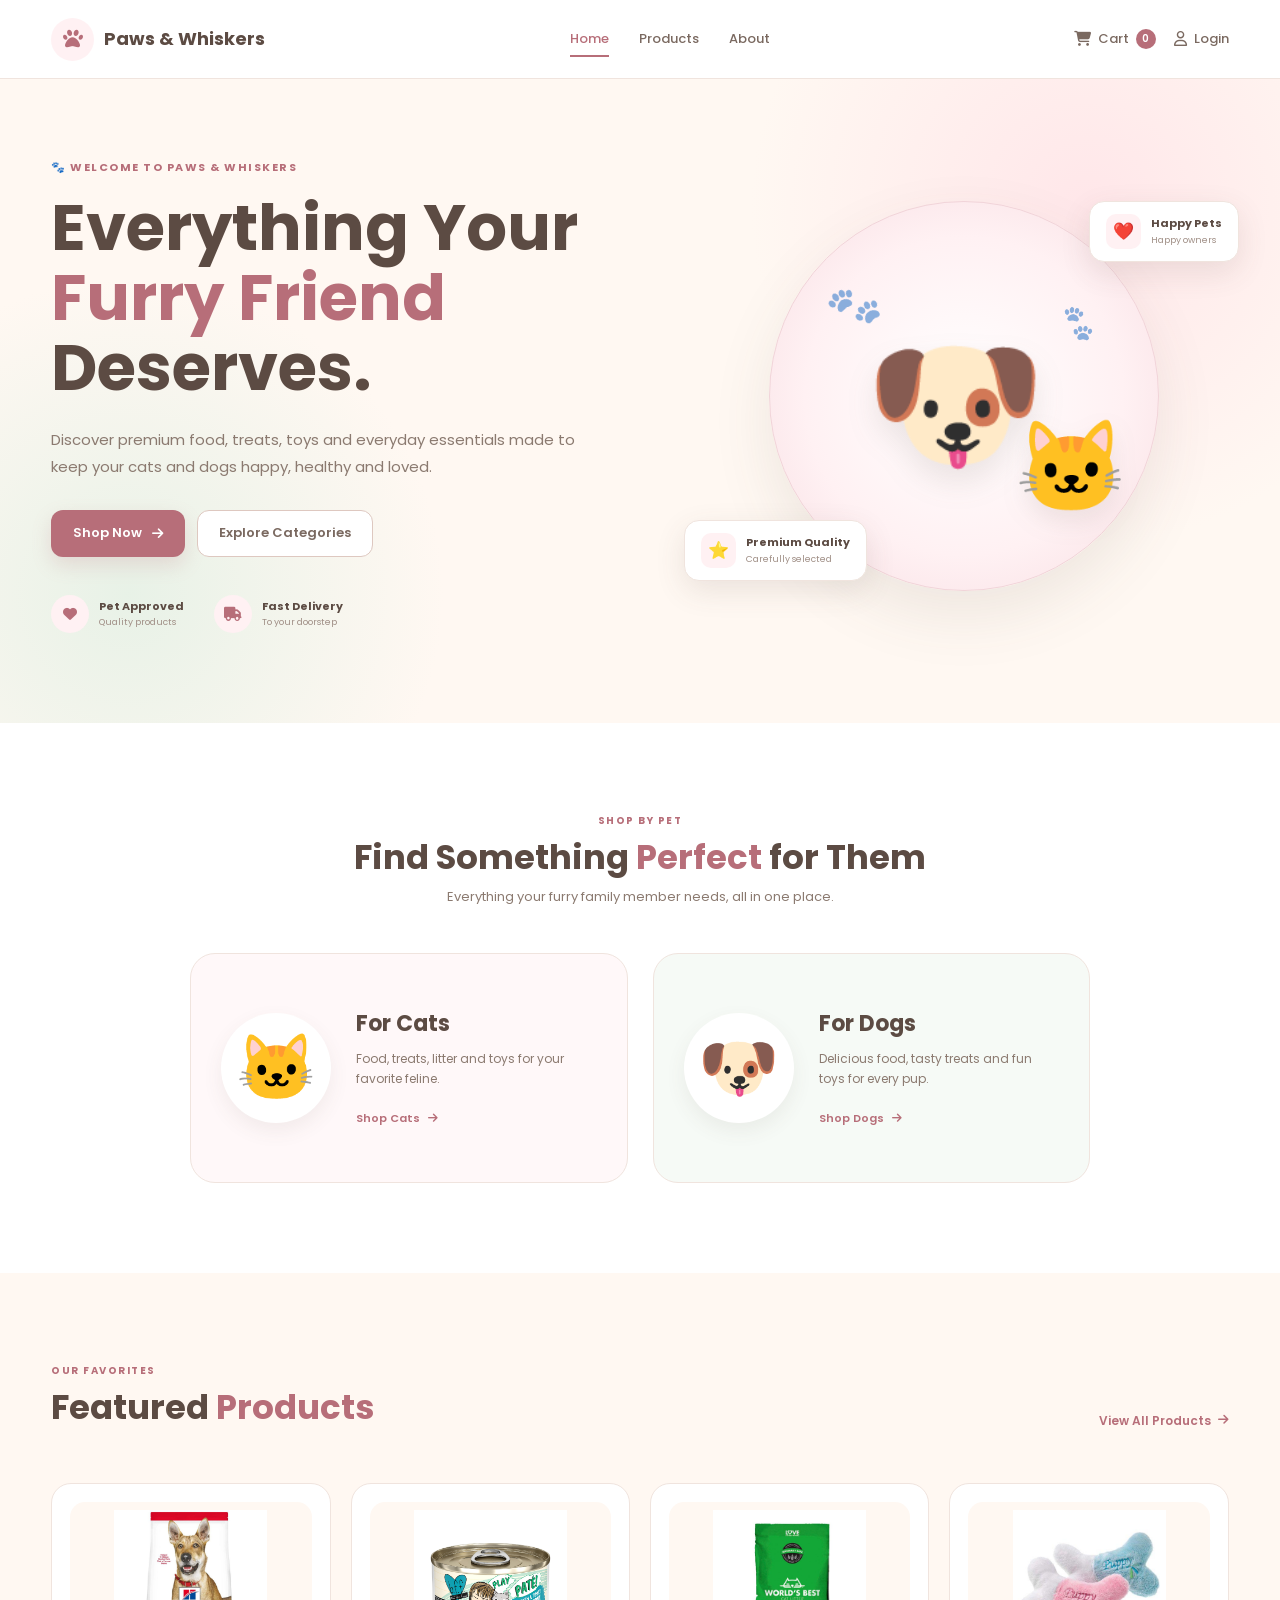
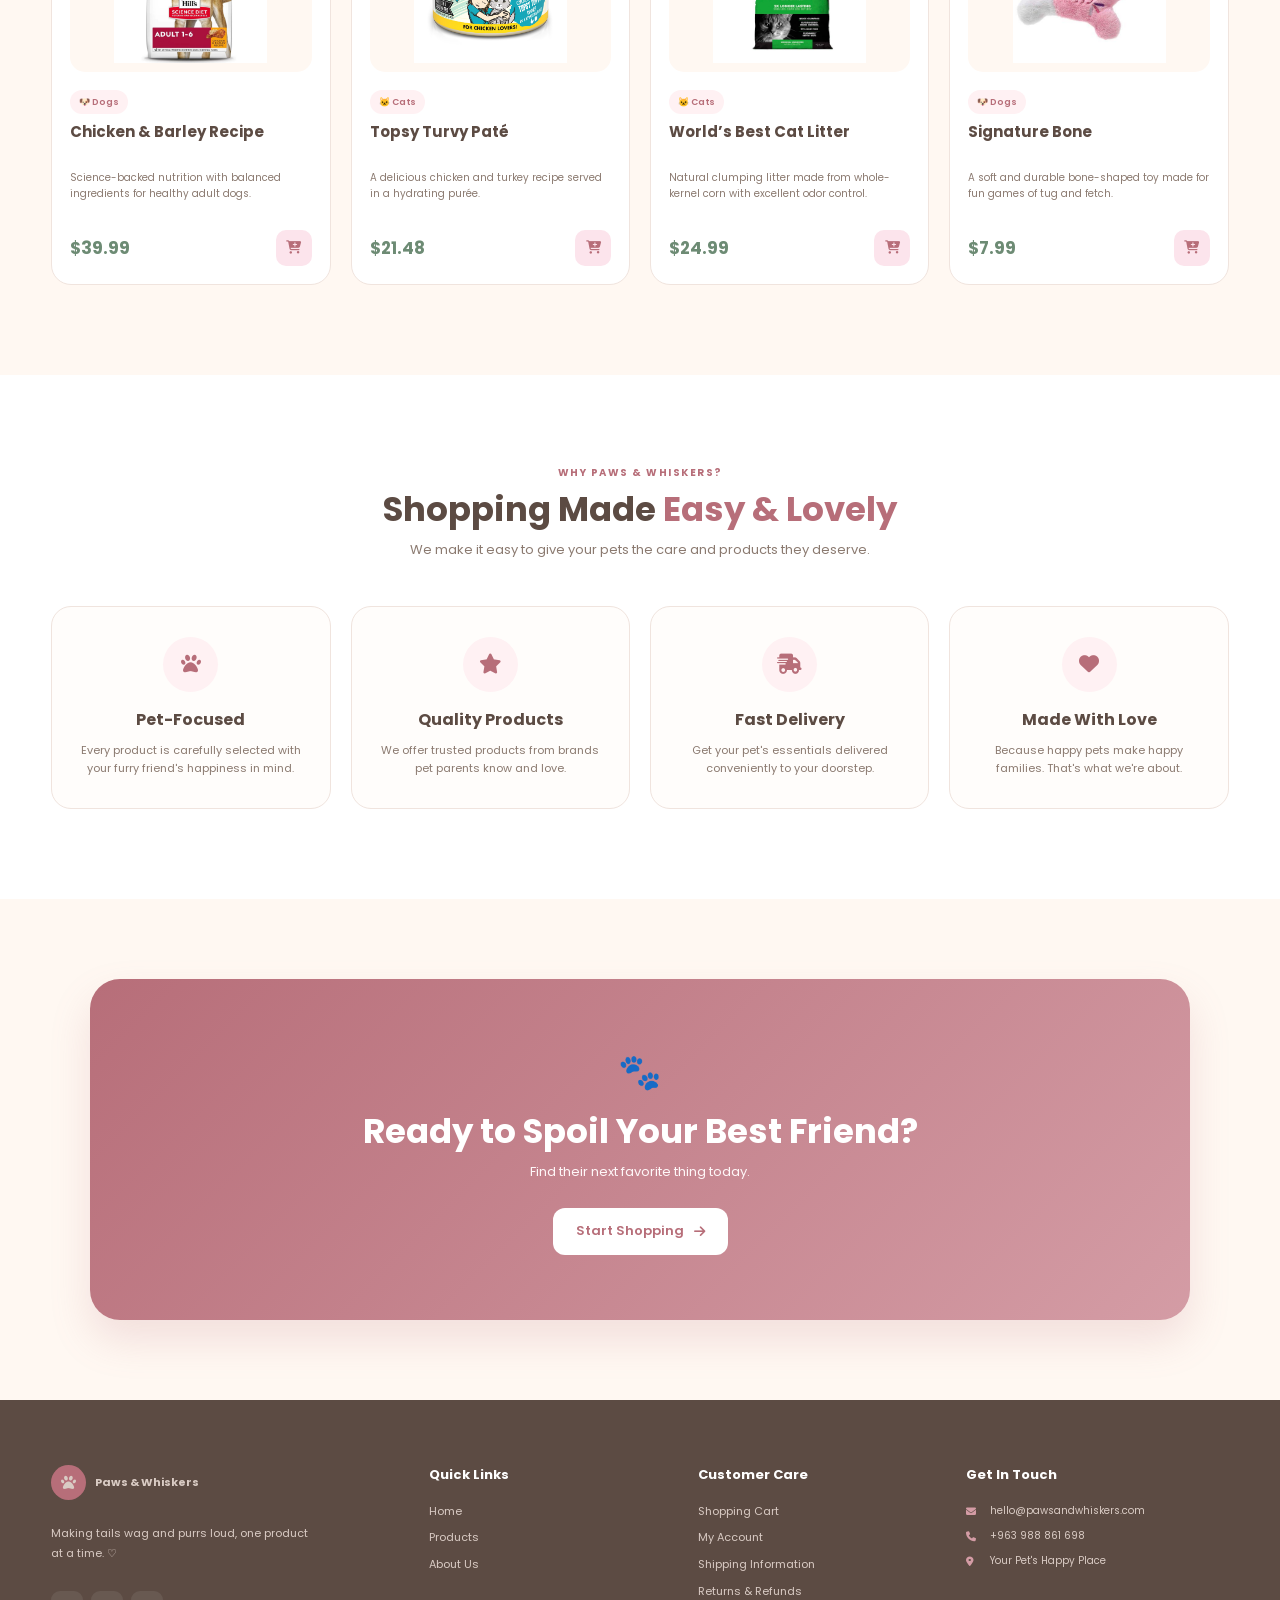
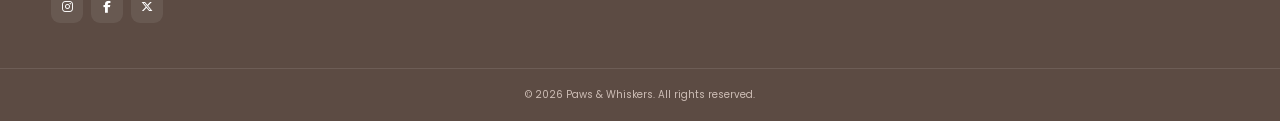
<file: index.html>
<!DOCTYPE html>
<html lang="en">

<head>

    <meta charset="UTF-8">

    <meta name="viewport" content="width=device-width, initial-scale=1.0">

    <link href="https://fonts.googleapis.com/css2?family=Poppins:wght@300;400;500;600;700&display=swap" rel="stylesheet">

    <link rel="stylesheet" href="https://cdnjs.cloudflare.com/ajax/libs/font-awesome/6.4.2/css/all.min.css">

    <link rel="stylesheet" href="CSS/style.css">

    <title>Paws & Whiskers - Pet Store</title>

</head>


<body>

    <header class="navbar">

        <div class="nav-container">

            <a href="index.html" class="logo">

                <span class="logo-icon">
                    <i class="fa-solid fa-paw"></i>
                </span>

                <span class="logo-text">
                    Paws & Whiskers
                </span>

            </a>

            <nav class="nav-links" id="navLinks">

                <a href="index.html" class="nav-link active">
                    Home
                </a>

                <a href="products.html" class="nav-link">
                    Products
                </a>

                <a href="about.html" class="nav-link">
                    About
                </a>

            </nav>

            <div class="nav-actions">

                <a href="cart.html" class="cart-link">

                    <i class="fa-solid fa-cart-shopping"></i>

                    <span>
                        Cart
                    </span>

                    <span
                        class="cart-count"
                        id="cartCount"
                    >
                        0
                    </span>

                </a>

                <a href="login.html" class="login-link">

                    <i class="fa-regular fa-user"></i>

                    <span id="loginText">
                        Login
                    </span>

                </a>

                <button
                    class="menu-button"
                    id="menuButton"
                    type="button"
                    aria-label="Open menu"
                >

                    <i class="fa-solid fa-bars"></i>

                </button>

            </div>

        </div>

    </header>


    <main>

        <section class="hero">

            <div class="hero-container">

                <div class="hero-content">

                    <p class="hero-small-title">
                        🐾 WELCOME TO PAWS & WHISKERS
                    </p>

                    <h1>
                        Everything Your
                        <span>Furry Friend</span>
                        Deserves.
                    </h1>

                    <p class="hero-description">
                        Discover premium food, treats, toys and
                        everyday essentials made to keep your cats
                        and dogs happy, healthy and loved.
                    </p>


                    <div class="hero-buttons">

                        <a
                            href="products.html"
                            class="primary-button"
                        >
                            Shop Now
                            <i class="fa-solid fa-arrow-right"></i>
                        </a>

                        <a
                            href="#categories"
                            class="secondary-button"
                        >
                            Explore Categories
                        </a>

                    </div>

                    <div class="hero-benefits">

                        <div class="hero-benefit">

                            <i class="fa-solid fa-heart"></i>

                            <div>
                                <strong>
                                    Pet Approved
                                </strong>

                                <span>
                                    Quality products
                                </span>
                            </div>

                        </div>


                        <div class="hero-benefit">

                            <i class="fa-solid fa-truck"></i>

                            <div>
                                <strong>
                                    Fast Delivery
                                </strong>

                                <span>
                                    To your doorstep
                                </span>
                            </div>

                        </div>

                    </div>

                </div>

                <div class="hero-visual">

                    <div class="hero-circle">

                        <div class="hero-paw paw-one">
                            🐾
                        </div>

                        <div class="hero-paw paw-two">
                            🐾
                        </div>

                        <div class="hero-pet">
                            🐶
                        </div>

                        <div class="hero-cat">
                            🐱
                        </div>

                    </div>

                    <div class="floating-card floating-card-top">

                        <span class="floating-icon">
                            ❤️
                        </span>

                        <div>
                            <strong>
                                Happy Pets
                            </strong>

                            <small>
                                Happy owners
                            </small>
                        </div>

                    </div>


                    <div class="floating-card floating-card-bottom">

                        <span class="floating-icon">
                            ⭐
                        </span>

                        <div>
                            <strong>
                                Premium Quality
                            </strong>

                            <small>
                                Carefully selected
                            </small>
                        </div>

                    </div>

                </div>

            </div>

        </section>

        <section class="categories-section" id="categories">

            <div class="section-container">


                <div class="section-heading">

                    <p class="section-label">
                        SHOP BY PET
                    </p>

                    <h2>
                        Find Something
                        <span>Perfect</span>
                        for Them
                    </h2>

                    <p>
                        Everything your furry family member
                        needs, all in one place.
                    </p>

                </div>


                <div class="category-grid">

                    <a href="products.html?pet=Cats" class="category-card cat-card">

                        <div class="category-icon">
                            🐱
                        </div>

                        <div class="category-content">

                            <h3>
                                For Cats
                            </h3>

                            <p>
                                Food, treats, litter and toys
                                for your favorite feline.
                            </p>

                            <span>
                                Shop Cats
                                <i class="fa-solid fa-arrow-right"></i>
                            </span>

                        </div>

                    </a>

                    <a href="products.html?pet=Dogs" class="category-card dog-card">

                        <div class="category-icon">
                            🐶
                        </div>

                        <div class="category-content">

                            <h3>
                                For Dogs
                            </h3>

                            <p>
                                Delicious food, tasty treats
                                and fun toys for every pup.
                            </p>

                            <span>
                                Shop Dogs
                                <i class="fa-solid fa-arrow-right"></i>
                            </span>

                        </div>

                    </a>

                </div>

            </div>

        </section>


        <section class="featured-section">

            <div class="section-container">


                <div class="section-heading featured-heading">

                    <div>

                        <p class="section-label">
                            OUR FAVORITES
                        </p>

                        <h2>
                            Featured
                            <span>Products</span>
                        </h2>

                    </div>

                    <a href="products.html" class="view-all-link">
                        View All Products
                        <i class="fa-solid fa-arrow-right"></i>
                    </a>

                </div>

                <div class="featured-products" id="featuredProducts">

                </div>

            </div>

        </section>


        <section class="why-section">

            <div class="section-container">


                <div class="section-heading">

                    <p class="section-label">
                        WHY PAWS & WHISKERS?
                    </p>

                    <h2>
                        Shopping Made
                        <span>Easy & Lovely</span>
                    </h2>

                    <p>
                        We make it easy to give your pets
                        the care and products they deserve.
                    </p>

                </div>


                <div class="benefits-grid">

                    <div class="benefit-card">

                        <div class="benefit-icon">
                            <i class="fa-solid fa-paw"></i>
                        </div>

                        <h3>
                            Pet-Focused
                        </h3>

                        <p>
                            Every product is carefully selected
                            with your furry friend's happiness
                            in mind.
                        </p>

                    </div>


                    <div class="benefit-card">

                        <div class="benefit-icon">
                            <i class="fa-solid fa-star"></i>
                        </div>

                        <h3>
                            Quality Products
                        </h3>

                        <p>
                            We offer trusted products from
                            brands pet parents know and love.
                        </p>

                    </div>


                    <div class="benefit-card">

                        <div class="benefit-icon">
                            <i class="fa-solid fa-truck-fast"></i>
                        </div>

                        <h3>
                            Fast Delivery
                        </h3>

                        <p>
                            Get your pet's essentials delivered
                            conveniently to your doorstep.
                        </p>

                    </div>


                    <div class="benefit-card">

                        <div class="benefit-icon">
                            <i class="fa-solid fa-heart"></i>
                        </div>

                        <h3>
                            Made With Love
                        </h3>

                        <p>
                            Because happy pets make happy
                            families. That's what we're about.
                        </p>

                    </div>

                </div>

            </div>

        </section>


        <section class="cta-section">

            <div class="cta-container">

                <div class="cta-content">

                    <span class="cta-paw">
                        🐾
                    </span>

                    <h2>
                        Ready to Spoil
                        Your Best Friend?
                    </h2>

                    <p>
                        Find their next favorite thing today.
                    </p>

                    <a href="products.html" class="cta-button">
                        Start Shopping
                        <i class="fa-solid fa-arrow-right"></i>
                    </a>

                </div>

            </div>

        </section>

    </main>

    <footer class="footer">

        <div class="footer-container">

            <div class="footer-column footer-about">

                <a href="index.html" class="footer-logo">

                    <span>
                        <i class="fa-solid fa-paw"></i>
                    </span>

                    Paws & Whiskers

                </a>

                <p>
                    Making tails wag and purrs loud,
                    one product at a time. ♡
                </p>


                <div class="social-links">

                    <a href="#" aria-label="Instagram">
                        <i class="fa-brands fa-instagram"></i>
                    </a>

                    <a href="#" aria-label="Facebook">
                        <i class="fa-brands fa-facebook-f"></i>
                    </a>

                    <a href="#" aria-label="Twitter">
                        <i class="fa-brands fa-x-twitter"></i>
                    </a>

                </div>

            </div>

            <div class="footer-column">

                <h3>
                    Quick Links
                </h3>

                <a href="index.html">
                    Home
                </a>

                <a href="products.html">
                    Products
                </a>

                <a href="about.html">
                    About Us
                </a>

            </div>

            <div class="footer-column">

                <h3>
                    Customer Care
                </h3>

                <a href="cart.html">
                    Shopping Cart
                </a>

                <a href="login.html">
                    My Account
                </a>

                <a href="#">
                    Shipping Information
                </a>

                <a href="#">
                    Returns & Refunds
                </a>

            </div>

            <div class="footer-column">

                <h3>
                    Get In Touch
                </h3>

                <p class="footer-contact">
                    <i class="fa-solid fa-envelope"></i>
                    hello@pawsandwhiskers.com
                </p>

                <p class="footer-contact">
                    <i class="fa-solid fa-phone"></i>
                    +963 988 861 698
                </p>

                <p class="footer-contact">
                    <i class="fa-solid fa-location-dot"></i>
                    Your Pet's Happy Place
                </p>

            </div>

        </div>


        <div class="footer-bottom">

            <p>
                © 2026 Paws & Whiskers.
                All rights reserved.
            </p>

        </div>

    </footer>

    <script src="JS/main.js"></script>

</body>

</html>
</file>
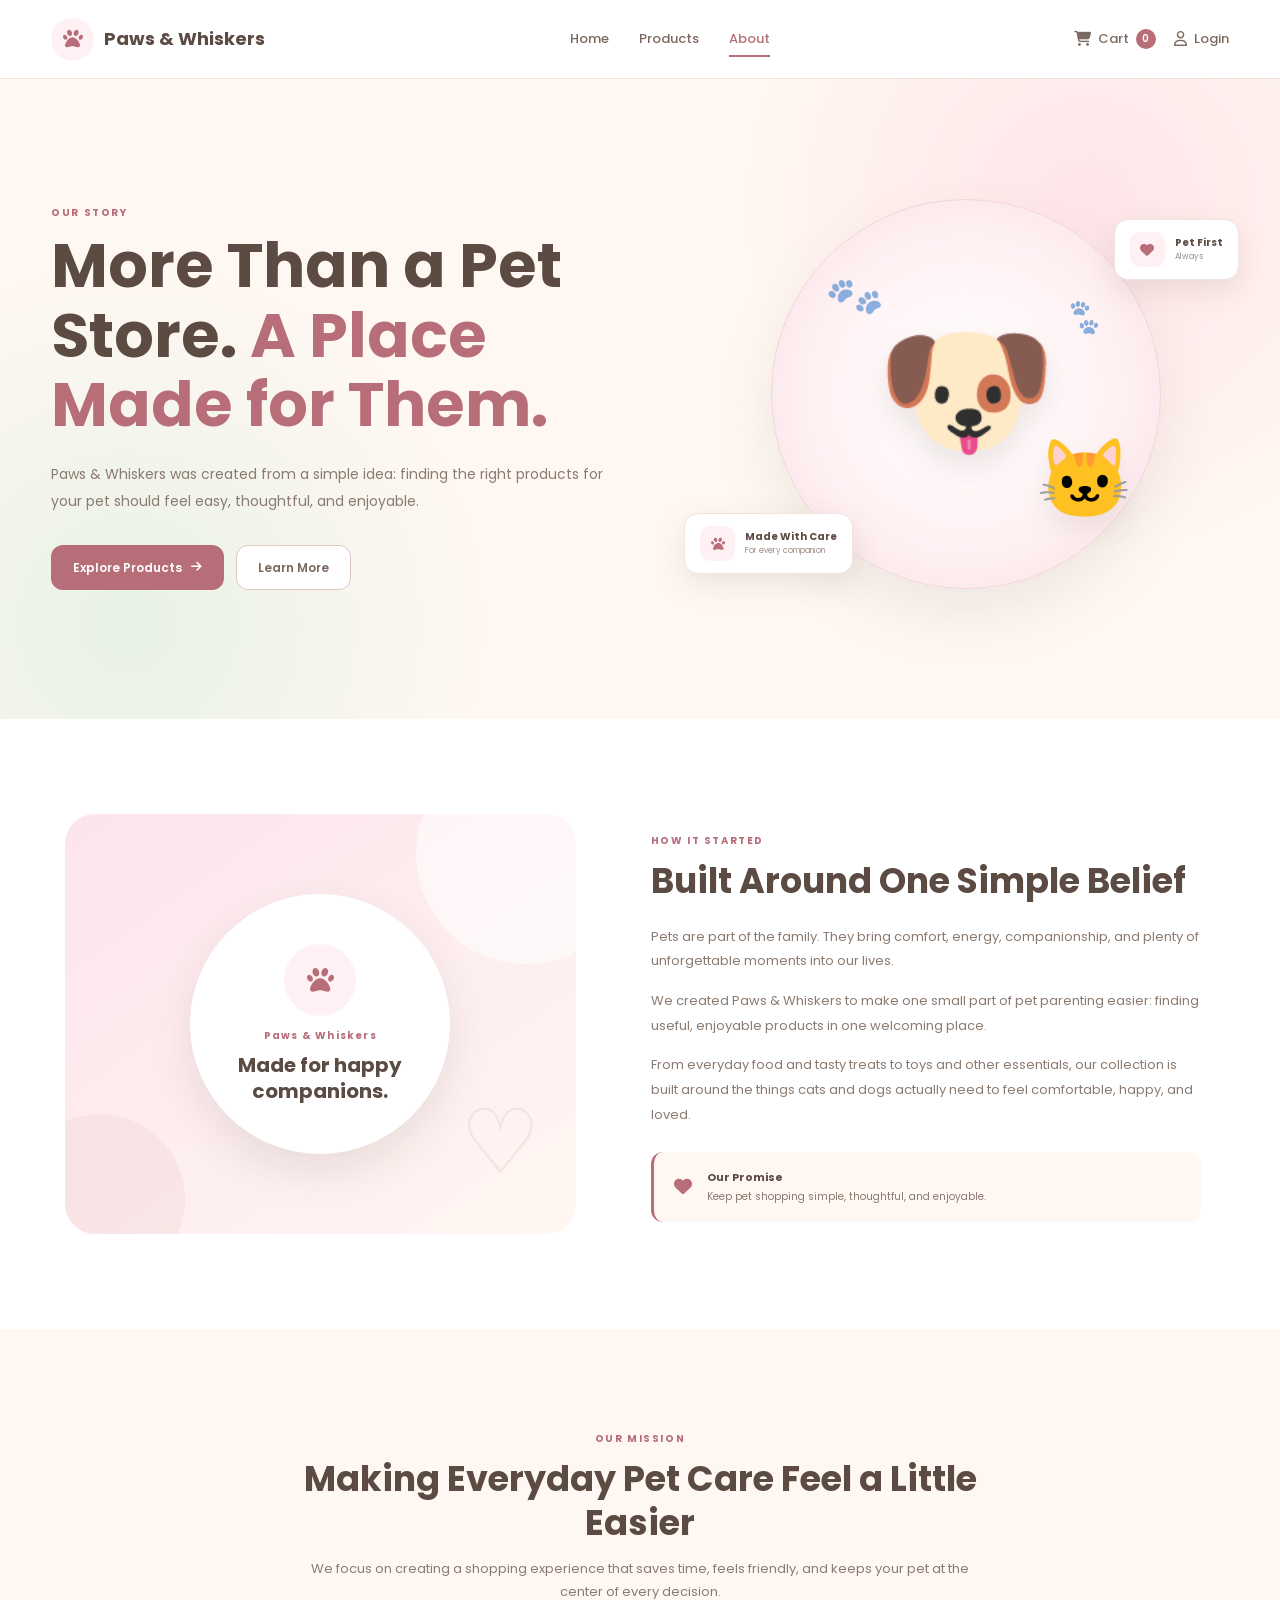
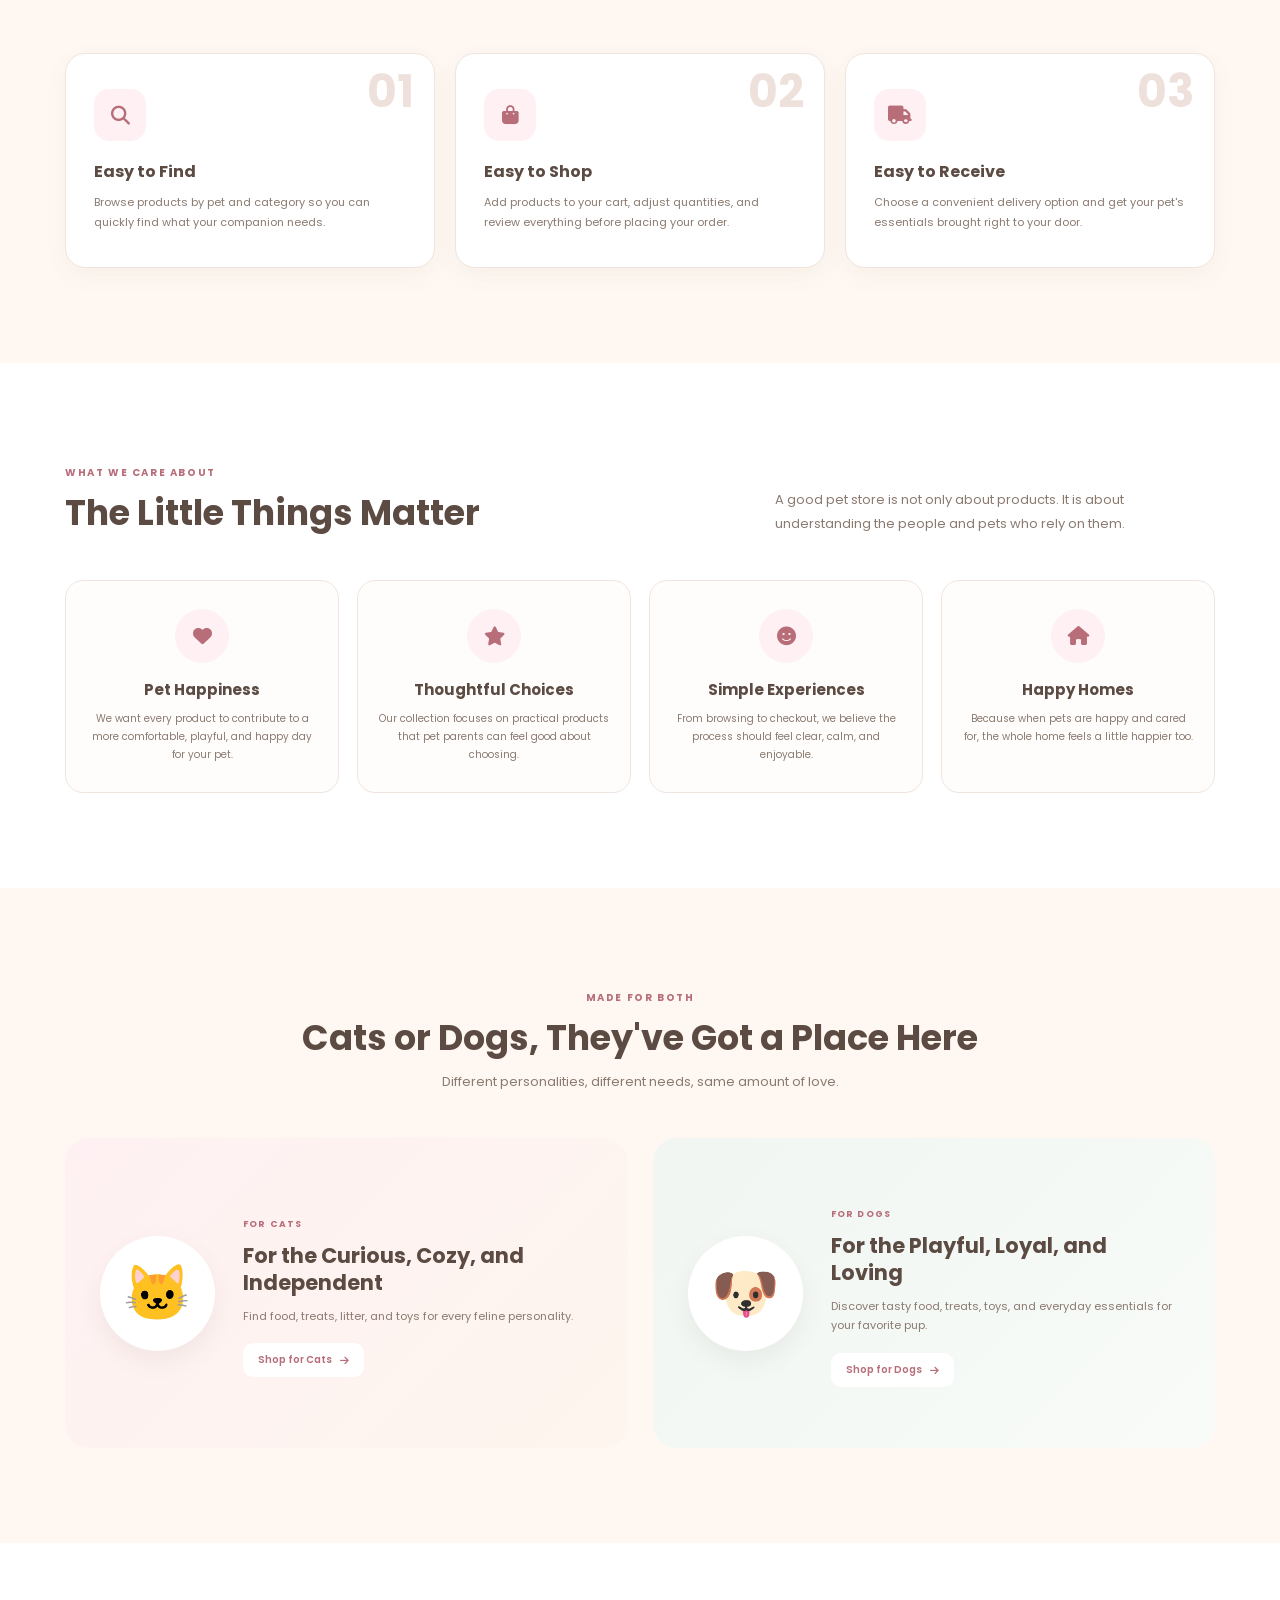
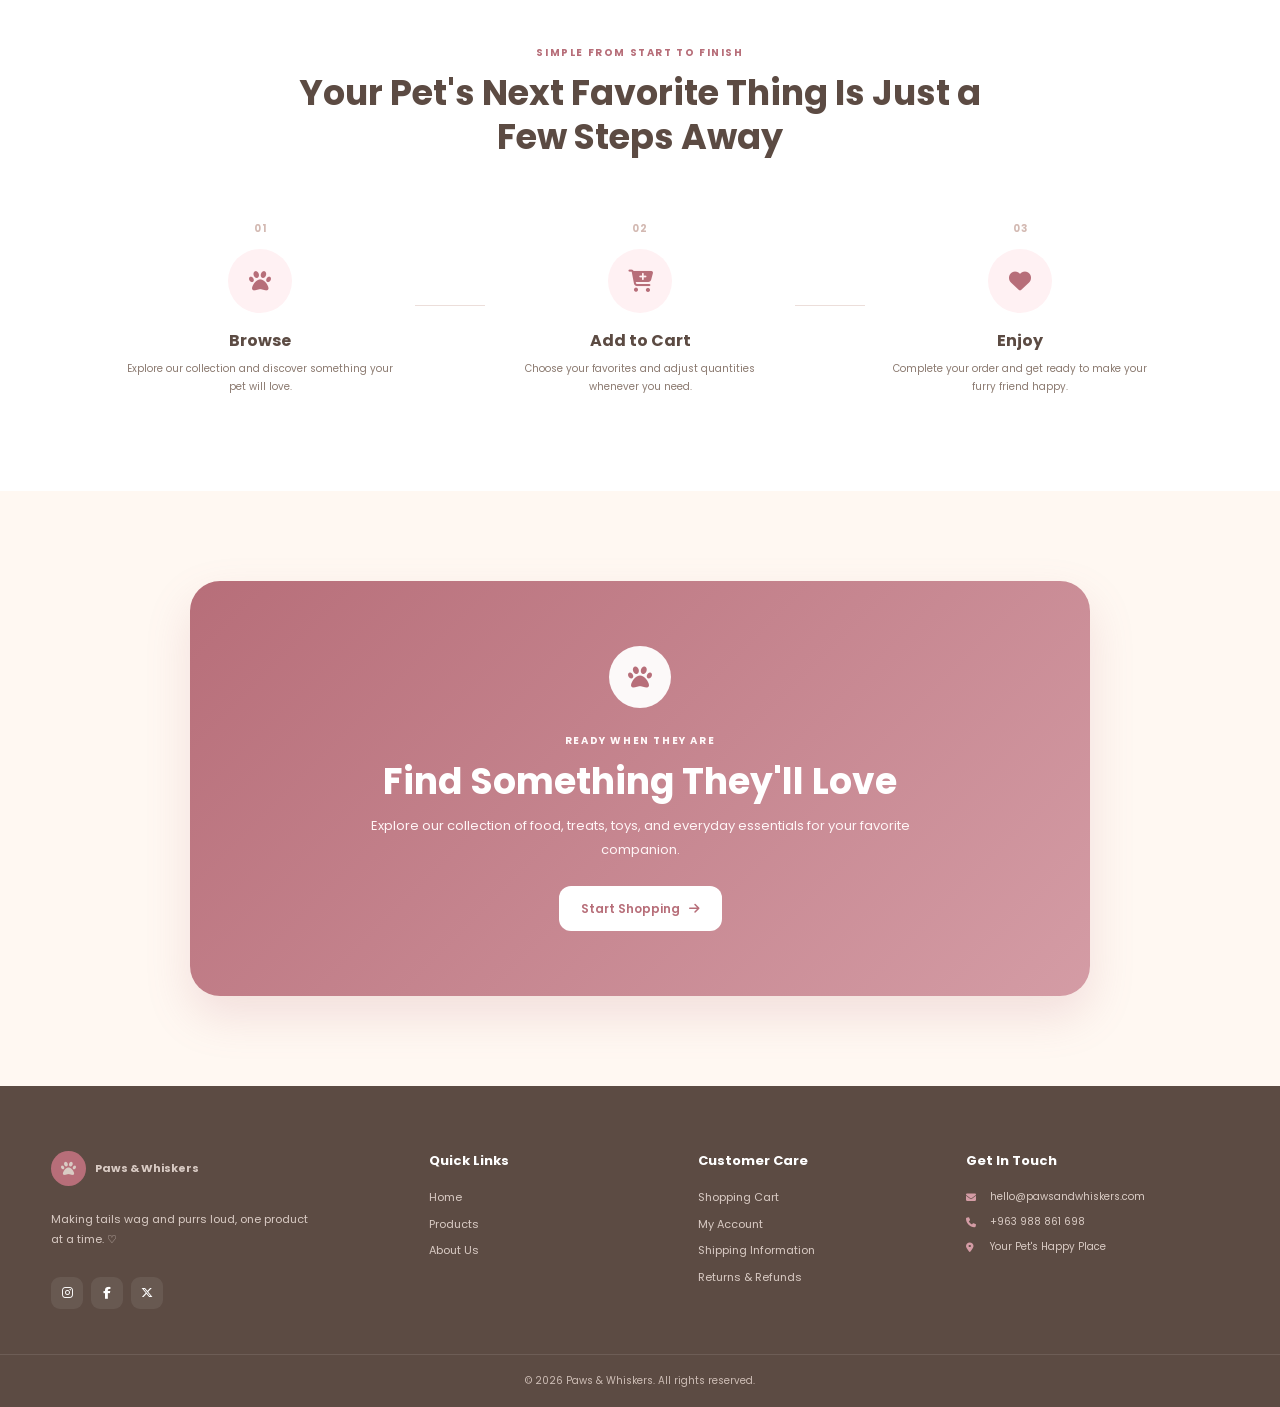
<file: about.html>
<!DOCTYPE html>

<html lang="en">

<head>

    <meta charset="UTF-8">

    <meta name="viewport" content="width=device-width, initial-scale=1.0">

    <title>About Us | Paws & Whiskers</title>

    <link rel="preconnect" href="https://fonts.googleapis.com">

    <link rel="preconnect" href="https://fonts.gstatic.com" crossorigin>

    <link href="https://fonts.googleapis.com/css2?family=Poppins:wght@300;400;500;600;700&display=swap" rel="stylesheet">

    <link rel="stylesheet" href="https://cdnjs.cloudflare.com/ajax/libs/font-awesome/6.4.2/css/all.min.css">

    <link rel="stylesheet" href="CSS/style.css">
    <link rel="stylesheet" href="CSS/about.css">

</head>


<body>

<header class="navbar">

    <div class="nav-container">

        <a href="index.html" class="logo">

            <span class="logo-icon">
                <i class="fa-solid fa-paw"></i>
            </span>

            <span class="logo-text">
                Paws & Whiskers
            </span>

        </a>

        <nav class="nav-links" id="navLinks">

            <a
                href="index.html"
                class="nav-link"
            >
                Home
            </a>

            <a
                href="products.html"
                class="nav-link"
            >
                Products
            </a>

            <a
                href="about.html"
                class="nav-link active"
            >
                About
            </a>

        </nav>

        <div class="nav-actions">

            <a
                href="cart.html"
                class="cart-link"
            >

                <i class="fa-solid fa-cart-shopping"></i>

                <span>
                    Cart
                </span>

                <span
                    class="cart-count"
                    id="cartCount"
                >
                    0
                </span>

            </a>

            <a
                href="login.html"
                class="login-link"
            >

                <i class="fa-regular fa-user"></i>

                <span id="loginText">
                    Login
                </span>

            </a>

            <button
                class="menu-button"
                id="menuButton"
                type="button"
                aria-label="Open menu"
            >

                <i class="fa-solid fa-bars"></i>

            </button>

        </div>

    </div>

</header>


<main>

    <section class="about-hero">

        <div class="about-hero-container">

            <div class="about-hero-content">

                <span class="about-label">
                    OUR STORY
                </span>

                <h1>
                    More Than a Pet Store.
                    <span>A Place Made for Them.</span>
                </h1>

                <p>
                    Paws & Whiskers was created from a simple
                    idea: finding the right products for your
                    pet should feel easy, thoughtful, and enjoyable.
                </p>

                <div class="about-hero-buttons">

                    <a
                        href="products.html"
                        class="about-primary-button"
                    >
                        Explore Products
                        <i class="fa-solid fa-arrow-right"></i>
                    </a>

                    <a
                        href="#our-story"
                        class="about-secondary-button"
                    >
                        Learn More
                    </a>

                </div>

            </div>

            <div class="about-hero-visual">

                <div class="hero-pet-circle">

                    <div class="hero-paw-decoration hero-paw-one">
                        🐾
                    </div>

                    <div class="hero-paw-decoration hero-paw-two">
                        🐾
                    </div>

                    <div class="hero-dog">
                        🐶
                    </div>

                    <div class="hero-cat">
                        🐱
                    </div>

                </div>

                <div class="hero-note hero-note-one">

                    <i class="fa-solid fa-heart"></i>

                    <div>
                        <strong>
                            Pet First
                        </strong>

                        <span>
                            Always
                        </span>
                    </div>

                </div>

                <div class="hero-note hero-note-two">

                    <i class="fa-solid fa-paw"></i>

                    <div>
                        <strong>
                            Made With Care
                        </strong>

                        <span>
                            For every companion
                        </span>
                    </div>

                </div>

            </div>

        </div>

    </section>


    <section class="story-section" id="our-story">

        <div class="about-container story-grid">

            <div class="story-visual">

                <div class="story-card-main">

                    <span class="story-card-icon">
                        <i class="fa-solid fa-paw"></i>
                    </span>

                    <span class="story-card-small">
                        Paws & Whiskers
                    </span>

                    <strong>
                        Made for
                        happy companions.
                    </strong>

                </div>

                <div class="story-decoration">
                    ♡
                </div>

            </div>

            <div class="story-content">

                <span class="about-label">
                    HOW IT STARTED
                </span>

                <h2>
                    Built Around One Simple Belief
                </h2>

                <p>
                    Pets are part of the family. They bring
                    comfort, energy, companionship, and plenty
                    of unforgettable moments into our lives.
                </p>

                <p>
                    We created Paws & Whiskers to make one small
                    part of pet parenting easier: finding useful,
                    enjoyable products in one welcoming place.
                </p>

                <p>
                    From everyday food and tasty treats to toys
                    and other essentials, our collection is built
                    around the things cats and dogs actually need
                    to feel comfortable, happy, and loved.
                </p>

                <div class="story-highlight">

                    <i class="fa-solid fa-heart"></i>

                    <div>

                        <strong>
                            Our Promise
                        </strong>

                        <p>
                            Keep pet shopping simple,
                            thoughtful, and enjoyable.
                        </p>

                    </div>

                </div>

            </div>

        </div>

    </section>


    <section class="mission-section">

        <div class="about-container">

            <div class="mission-header">

                <span class="about-label">
                    OUR MISSION
                </span>

                <h2>
                    Making Everyday Pet Care
                    Feel a Little Easier
                </h2>

                <p>
                    We focus on creating a shopping experience
                    that saves time, feels friendly, and keeps
                    your pet at the center of every decision.
                </p>

            </div>

            <div class="mission-grid">

                <div class="mission-card">

                    <div class="mission-number">
                        01
                    </div>

                    <div class="mission-icon">
                        <i class="fa-solid fa-magnifying-glass"></i>
                    </div>

                    <h3>
                        Easy to Find
                    </h3>

                    <p>
                        Browse products by pet and category
                        so you can quickly find what your
                        companion needs.
                    </p>

                </div>


                <div class="mission-card">

                    <div class="mission-number">
                        02
                    </div>

                    <div class="mission-icon">
                        <i class="fa-solid fa-bag-shopping"></i>
                    </div>

                    <h3>
                        Easy to Shop
                    </h3>

                    <p>
                        Add products to your cart, adjust
                        quantities, and review everything
                        before placing your order.
                    </p>

                </div>


                <div class="mission-card">

                    <div class="mission-number">
                        03
                    </div>

                    <div class="mission-icon">
                        <i class="fa-solid fa-truck"></i>
                    </div>

                    <h3>
                        Easy to Receive
                    </h3>

                    <p>
                        Choose a convenient delivery option
                        and get your pet's essentials brought
                        right to your door.
                    </p>

                </div>

            </div>

        </div>

    </section>


    <section class="values-section">

        <div class="about-container">

            <div class="values-heading">

                <div>

                    <span class="about-label">
                        WHAT WE CARE ABOUT
                    </span>

                    <h2>
                        The Little Things
                        Matter
                    </h2>

                </div>

                <p>
                    A good pet store is not only about products.
                    It is about understanding the people and
                    pets who rely on them.
                </p>

            </div>

            <div class="values-grid">

                <div class="value-card">

                    <div class="value-icon">
                        <i class="fa-solid fa-heart"></i>
                    </div>

                    <h3>
                        Pet Happiness
                    </h3>

                    <p>
                        We want every product to contribute
                        to a more comfortable, playful, and
                        happy day for your pet.
                    </p>

                </div>


                <div class="value-card">

                    <div class="value-icon">
                        <i class="fa-solid fa-star"></i>
                    </div>

                    <h3>
                        Thoughtful Choices
                    </h3>

                    <p>
                        Our collection focuses on practical
                        products that pet parents can feel
                        good about choosing.
                    </p>

                </div>


                <div class="value-card">

                    <div class="value-icon">
                        <i class="fa-solid fa-face-smile"></i>
                    </div>

                    <h3>
                        Simple Experiences
                    </h3>

                    <p>
                        From browsing to checkout, we believe
                        the process should feel clear, calm,
                        and enjoyable.
                    </p>

                </div>


                <div class="value-card">

                    <div class="value-icon">
                        <i class="fa-solid fa-house"></i>
                    </div>

                    <h3>
                        Happy Homes
                    </h3>

                    <p>
                        Because when pets are happy and cared
                        for, the whole home feels a little
                        happier too.
                    </p>

                </div>

            </div>

        </div>

    </section>


    <section class="pets-section">

        <div class="about-container">

            <div class="pets-heading">

                <span class="about-label">
                    MADE FOR BOTH
                </span>

                <h2>
                    Cats or Dogs,
                    They've Got a Place Here
                </h2>

                <p>
                    Different personalities, different needs,
                    same amount of love.
                </p>

            </div>

            <div class="pets-grid">

                <div class="pet-panel cat-panel">

                    <div class="pet-panel-icon">
                        🐱
                    </div>

                    <div class="pet-panel-content">

                        <span>
                            FOR CATS
                        </span>

                        <h3>
                            For the Curious,
                            Cozy, and Independent
                        </h3>

                        <p>
                            Find food, treats, litter, and
                            toys for every feline personality.
                        </p>

                        <a
                            href="products.html?pet=Cats"
                            class="pet-panel-button"
                        >
                            Shop for Cats
                            <i class="fa-solid fa-arrow-right"></i>
                        </a>

                    </div>

                </div>


                <div class="pet-panel dog-panel">

                    <div class="pet-panel-icon">
                        🐶
                    </div>

                    <div class="pet-panel-content">

                        <span>
                            FOR DOGS
                        </span>

                        <h3>
                            For the Playful,
                            Loyal, and Loving
                        </h3>

                        <p>
                            Discover tasty food, treats,
                            toys, and everyday essentials
                            for your favorite pup.
                        </p>

                        <a
                            href="products.html?pet=Dogs"
                            class="pet-panel-button"
                        >
                            Shop for Dogs
                            <i class="fa-solid fa-arrow-right"></i>
                        </a>

                    </div>

                </div>

            </div>

        </div>

    </section>


    <section class="how-section">

        <div class="about-container">

            <div class="how-heading">

                <span class="about-label">
                    SIMPLE FROM START TO FINISH
                </span>

                <h2>
                    Your Pet's Next Favorite
                    Thing Is Just a Few Steps Away
                </h2>

            </div>

            <div class="steps">

                <div class="step">

                    <span class="step-number">
                        01
                    </span>

                    <div class="step-icon">
                        <i class="fa-solid fa-paw"></i>
                    </div>

                    <h3>
                        Browse
                    </h3>

                    <p>
                        Explore our collection and
                        discover something your pet
                        will love.
                    </p>

                </div>

                <div class="step-line"></div>

                <div class="step">

                    <span class="step-number">
                        02
                    </span>

                    <div class="step-icon">
                        <i class="fa-solid fa-cart-plus"></i>
                    </div>

                    <h3>
                        Add to Cart
                    </h3>

                    <p>
                        Choose your favorites and
                        adjust quantities whenever
                        you need.
                    </p>

                </div>

                <div class="step-line"></div>

                <div class="step">

                    <span class="step-number">
                        03
                    </span>

                    <div class="step-icon">
                        <i class="fa-solid fa-heart"></i>
                    </div>

                    <h3>
                        Enjoy
                    </h3>

                    <p>
                        Complete your order and get
                        ready to make your furry
                        friend happy.
                    </p>

                </div>

            </div>

        </div>

    </section>


    <section class="about-cta">

        <div class="about-cta-container">

            <div class="about-cta-icon">
                <i class="fa-solid fa-paw"></i>
            </div>

            <span class="about-label">
                READY WHEN THEY ARE
            </span>

            <h2>
                Find Something They'll Love
            </h2>

            <p>
                Explore our collection of food, treats,
                toys, and everyday essentials for your
                favorite companion.
            </p>

            <a
                href="products.html"
                class="about-cta-button"
            >
                Start Shopping
                <i class="fa-solid fa-arrow-right"></i>
            </a>

        </div>

    </section>

</main>


<footer class="footer">

    <div class="footer-container">

        <div class="footer-column footer-about">

            <a
                href="index.html"
                class="footer-logo"
            >

                <span>
                    <i class="fa-solid fa-paw"></i>
                </span>

                Paws & Whiskers

            </a>

            <p>
                Making tails wag and purrs loud,
                one product at a time. ♡
            </p>

            <div class="social-links">

                <a href="#" aria-label="Instagram">
                    <i class="fa-brands fa-instagram"></i>
                </a>

                <a href="#" aria-label="Facebook">
                    <i class="fa-brands fa-facebook-f"></i>
                </a>

                <a href="#" aria-label="Twitter">
                    <i class="fa-brands fa-x-twitter"></i>
                </a>

            </div>

        </div>

        <div class="footer-column">

            <h3>
                Quick Links
            </h3>

            <a href="index.html">
                Home
            </a>

            <a href="products.html">
                Products
            </a>

            <a href="about.html">
                About Us
            </a>

        </div>

        <div class="footer-column">

            <h3>
                Customer Care
            </h3>

            <a href="cart.html">
                Shopping Cart
            </a>

            <a href="login.html">
                My Account
            </a>

            <a href="#">
                Shipping Information
            </a>

            <a href="#">
                Returns & Refunds
            </a>

        </div>

        <div class="footer-column">

            <h3>
                Get In Touch
            </h3>

            <p class="footer-contact">
                <i class="fa-solid fa-envelope"></i>
                hello@pawsandwhiskers.com
            </p>

            <p class="footer-contact">
                <i class="fa-solid fa-phone"></i>
                +963 988 861 698
            </p>

            <p class="footer-contact">
                <i class="fa-solid fa-location-dot"></i>
                Your Pet's Happy Place
            </p>

        </div>

    </div>

    <div class="footer-bottom">

        <p>
            © 2026 Paws & Whiskers.
            All rights reserved.
        </p>

    </div>

</footer>


<script src="JS/main.js"></script>

</body>

</html>
</file>
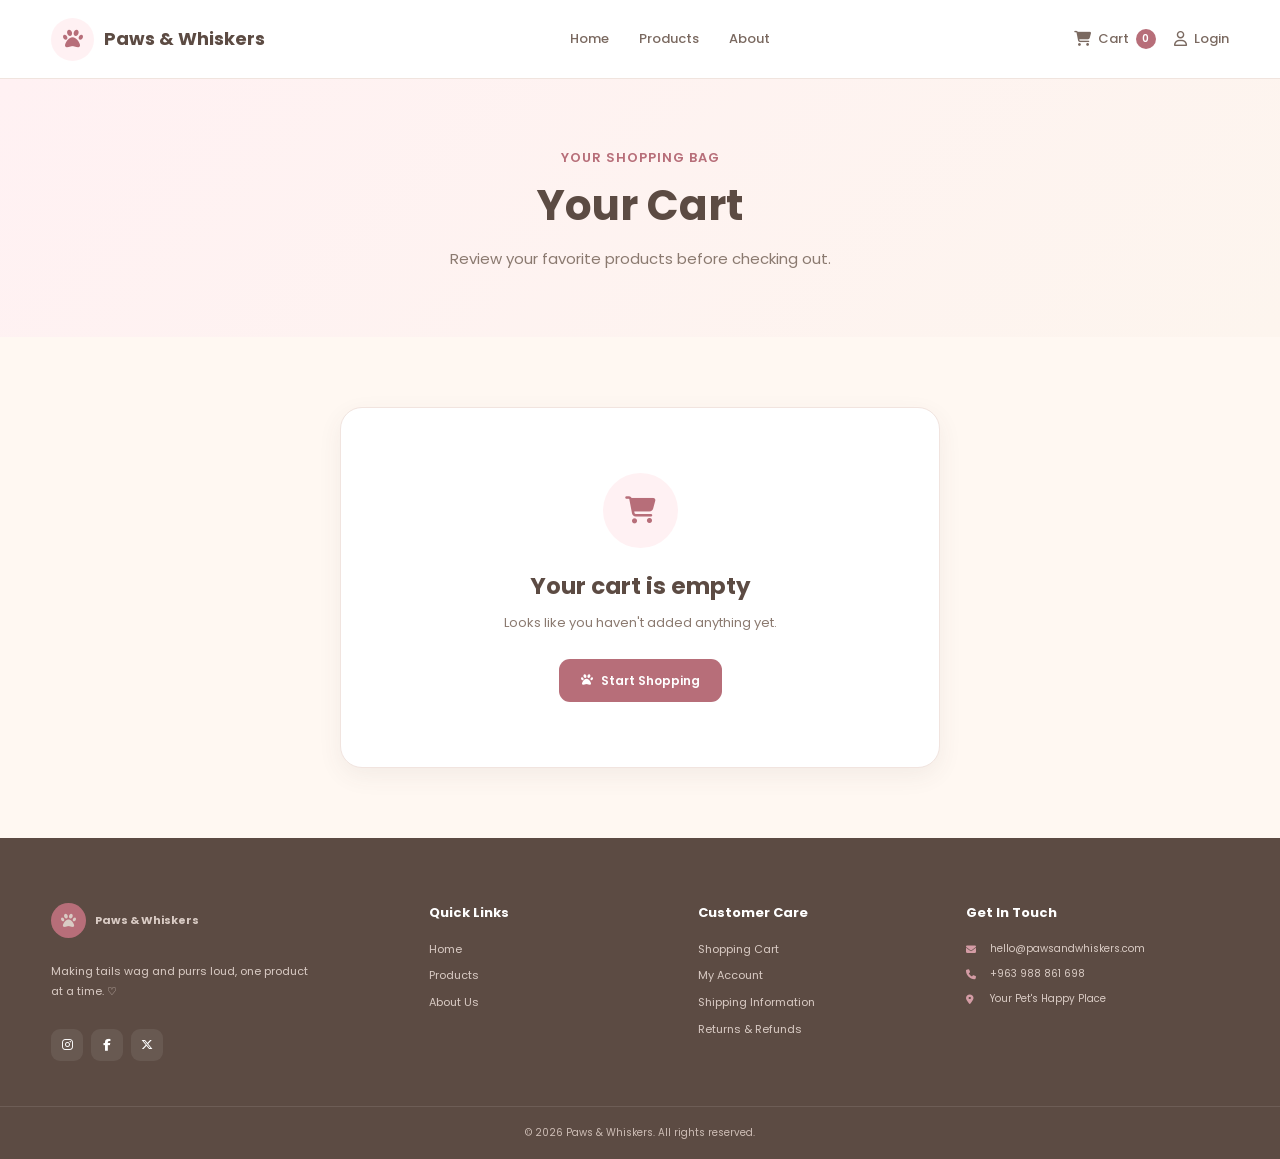
<file: cart.html>
<!DOCTYPE html>
<html lang="en">

<head>

    <meta charset="UTF-8">

    <meta name="viewport" content="width=device-width, initial-scale=1.0">

    <title>Cart | Paws & Whiskers</title>

    <link rel="preconnect" href="https://fonts.googleapis.com">

    <link rel="preconnect" href="https://fonts.gstatic.com" crossorigin>

    <link href="https://fonts.googleapis.com/css2?family=Poppins:wght@300;400;500;600;700&display=swap" rel="stylesheet">

    <link rel="stylesheet" href="https://cdnjs.cloudflare.com/ajax/libs/font-awesome/6.5.2/css/all.min.css">

    <link rel="stylesheet" href="CSS/style.css">
    <link rel="stylesheet" href="CSS/cart.css">

</head>


<body>

    <header class="navbar">

    <div class="nav-container">

        <a href="index.html" class="logo">

            <span class="logo-icon">
                <i class="fa-solid fa-paw"></i>
            </span>

            <span class="logo-text">
                Paws & Whiskers
            </span>

        </a>

        <nav class="nav-links" id="navLinks">

            <a href="index.html" class="nav-link">
                Home
            </a>

            <a href="products.html" class="nav-link">
                Products
            </a>

            <a href="about.html" class="nav-link">
                About
            </a>

        </nav>

        <div class="nav-actions">

            <a href="cart.html" class="cart-link">

                <i class="fa-solid fa-cart-shopping"></i>

                <span>
                    Cart
                </span>

                <span
                    class="cart-count"
                    id="cartCount"
                >
                    0
                </span>

            </a>

            <a href="login.html" class="login-link">

                <i class="fa-regular fa-user"></i>

                <span id="loginText">
                    Login
                </span>

            </a>

            <button
                class="menu-button"
                id="menuButton"
                type="button"
                aria-label="Open menu"
            >

                <i class="fa-solid fa-bars"></i>

            </button>

        </div>

    </div>

</header>

    <section class="page-header">

        <div class="page-header-content">

            <span class="small-title">
                YOUR SHOPPING BAG
            </span>

            <h1>
                Your Cart
            </h1>

            <p>
                Review your favorite products before
                checking out.
            </p>

        </div>

    </section>

    <main class="cart-section">

        <div class="cart-container">

            <div class="empty-cart hidden" id="emptyCart">

                <div class="empty-cart-icon">

                    <i class="fa-solid fa-cart-shopping"></i>

                </div>

                <h2>
                    Your cart is empty
                </h2>

                <p>
                    Looks like you haven't added
                    anything yet.
                </p>

                <a
                    href="products.html"
                    class="shop-button"
                >
                    <i class="fa-solid fa-paw"></i>

                    Start Shopping
                </a>

            </div>

            <div
                class="cart-content"
                id="cartContent"
            >

                <div class="cart-heading">

                    <div>

                        <span class="section-label">
                            YOUR ITEMS
                        </span>

                        <h2>
                            Shopping Cart
                        </h2>

                    </div>

                    <span
                        class="items-count"
                        id="itemsCount"
                    >
                        0 items
                    </span>

                </div>

                <div
                    class="cart-items"
                    id="cartItems"
                >
                </div>

                <div class="cart-summary">

                    <div class="summary-row">

                        <span>
                            Subtotal
                        </span>

                        <span id="subtotal">
                            $0.00
                        </span>

                    </div>

                    <div class="summary-row">

                        <span>
                            Shipping
                        </span>

                        <span class="free-shipping">
                            FREE
                        </span>

                    </div>

                    <div class="summary-divider"></div>

                    <div class="summary-total">

                        <span>
                            Total
                        </span>

                        <span id="total">
                            $0.00
                        </span>

                    </div>

                    <button
                        type="button"
                        class="checkout-button"
                        id="checkoutButton"
                    >

                        <i class="fa-solid fa-lock"></i>

                        Proceed to Checkout

                    </button>

                    <button
                        type="button"
                        class="clear-cart-button"
                        id="clearCart"
                    >

                        <i class="fa-solid fa-trash-can"></i>

                        Clear Cart

                    </button>

                </div>

            </div>

        </div>

    </main>

    
    <footer class="footer">

        <div class="footer-container">

            <div class="footer-column footer-about">

                <a href="index.html" class="footer-logo">

                    <span>
                        <i class="fa-solid fa-paw"></i>
                    </span>

                    Paws & Whiskers

                </a>

                <p>
                    Making tails wag and purrs loud,
                    one product at a time. ♡
                </p>


                <div class="social-links">

                    <a href="#" aria-label="Instagram">
                        <i class="fa-brands fa-instagram"></i>
                    </a>

                    <a href="#" aria-label="Facebook">
                        <i class="fa-brands fa-facebook-f"></i>
                    </a>

                    <a href="#" aria-label="Twitter">
                        <i class="fa-brands fa-x-twitter"></i>
                    </a>

                </div>

            </div>

            <div class="footer-column">

                <h3>
                    Quick Links
                </h3>

                <a href="index.html">
                    Home
                </a>

                <a href="products.html">
                    Products
                </a>

                <a href="about.html">
                    About Us
                </a>

            </div>

            <div class="footer-column">

                <h3>
                    Customer Care
                </h3>

                <a href="cart.html">
                    Shopping Cart
                </a>

                <a href="login.html">
                    My Account
                </a>

                <a href="#">
                    Shipping Information
                </a>

                <a href="#">
                    Returns & Refunds
                </a>

            </div>

            <div class="footer-column">

                <h3>
                    Get In Touch
                </h3>

                <p class="footer-contact">
                    <i class="fa-solid fa-envelope"></i>
                    hello@pawsandwhiskers.com
                </p>

                <p class="footer-contact">
                    <i class="fa-solid fa-phone"></i>
                    +963 988 861 698
                </p>

                <p class="footer-contact">
                    <i class="fa-solid fa-location-dot"></i>
                    Your Pet's Happy Place
                </p>

            </div>

        </div>


        <div class="footer-bottom">

            <p>
                © 2026 Paws & Whiskers.
                All rights reserved.
            </p>

        </div>

    </footer>

    <script src="JS/main.js"></script>
    <script src="JS/cart.js"></script>


</body>

</html>
</file>
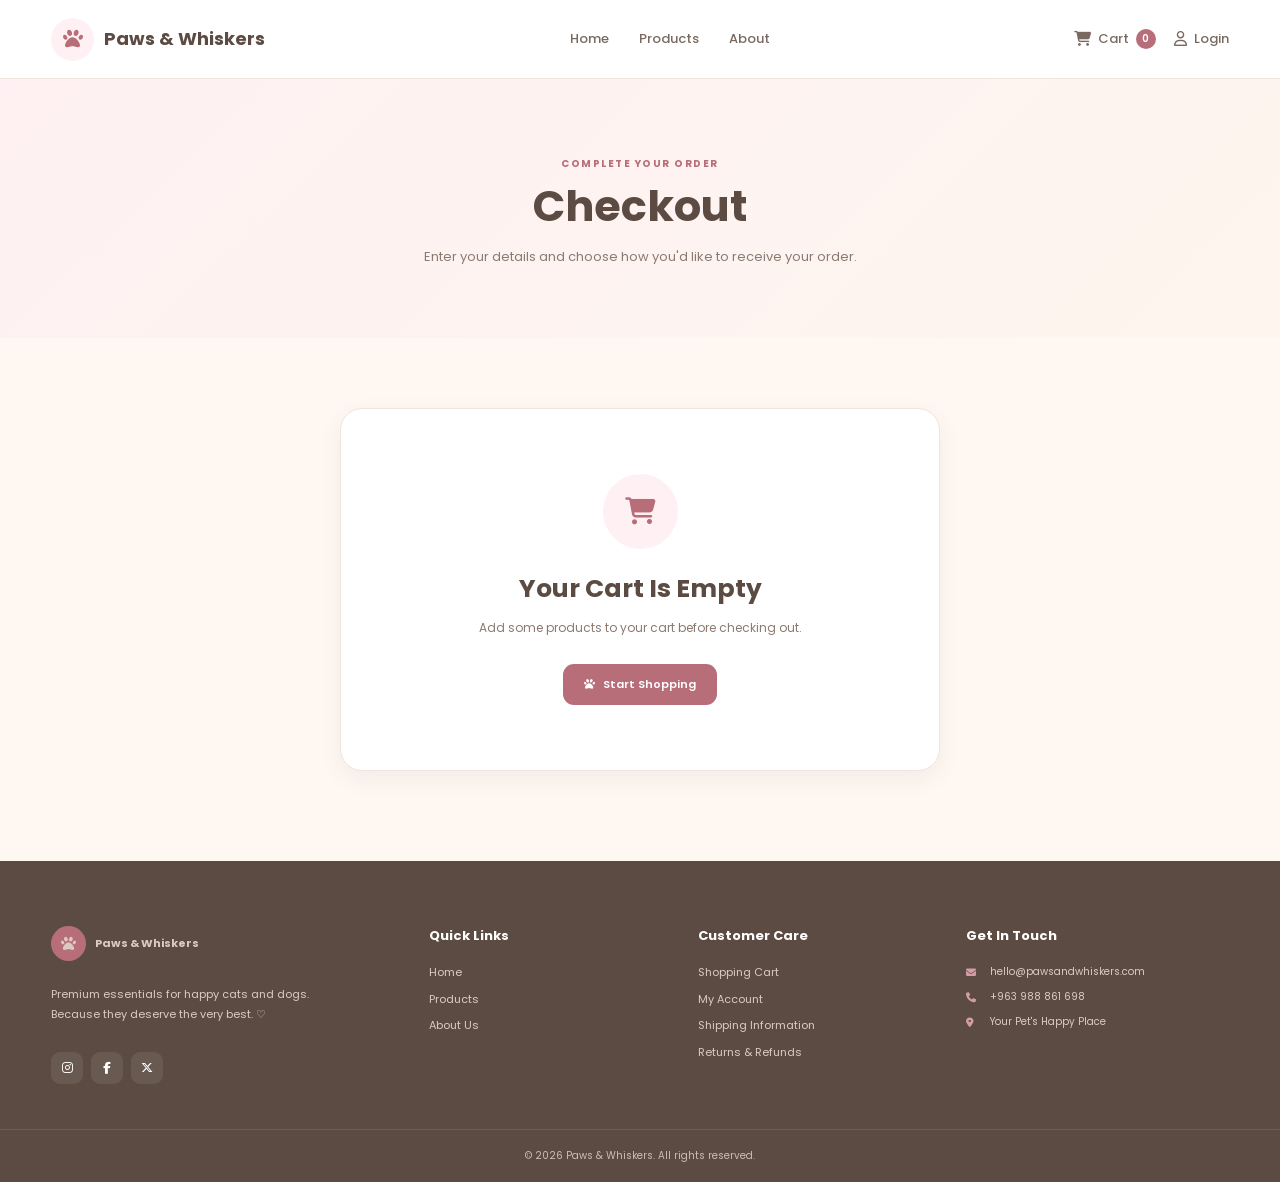
<file: checkout.html>
<!DOCTYPE html>

<html lang="en">

<head>

    <meta charset="UTF-8">

    <meta name="viewport" content="width=device-width, initial-scale=1.0">

    <title>Checkout | Paws & Whiskers</title>

    <link rel="preconnect" href="https://fonts.googleapis.com">

    <link rel="preconnect" href="https://fonts.gstatic.com" crossorigin>

    <link href="https://fonts.googleapis.com/css2?family=Poppins:wght@300;400;500;600;700&display=swap" rel="stylesheet">

    <link rel="stylesheet" href="https://cdnjs.cloudflare.com/ajax/libs/font-awesome/6.4.2/css/all.min.css">

    <link rel="stylesheet" href="CSS/style.css">
    <link rel="stylesheet" href="CSS/checkout.css">

</head>


<body>

<header class="navbar">

    <div class="nav-container">

        <a href="index.html" class="logo">

            <span class="logo-icon">
                <i class="fa-solid fa-paw"></i>
            </span>

            <span class="logo-text">
                Paws & Whiskers
            </span>

        </a>

        <nav class="nav-links" id="navLinks">

            <a
                href="index.html"
                class="nav-link"
            >
                Home
            </a>

            <a
                href="products.html"
                class="nav-link"
            >
                Products
            </a>

            <a
                href="about.html"
                class="nav-link"
            >
                About
            </a>

        </nav>

        <div class="nav-actions">

            <a
                href="cart.html"
                class="cart-link"
            >

                <i class="fa-solid fa-cart-shopping"></i>

                <span>
                    Cart
                </span>

                <span
                    class="cart-count"
                    id="cartCount"
                >
                    0
                </span>

            </a>

            <a
                href="login.html"
                class="login-link"
            >

                <i class="fa-regular fa-user"></i>

                <span id="loginText">
                    Login
                </span>

            </a>

            <button
                class="menu-button"
                id="menuButton"
                type="button"
                aria-label="Open menu"
            >

                <i class="fa-solid fa-bars"></i>

            </button>

        </div>

    </div>

</header>


<section class="checkout-header">

    <div class="checkout-header-content">

        <span class="checkout-label">
            COMPLETE YOUR ORDER
        </span>

        <h1>
            Checkout
        </h1>

        <p>
            Enter your details and choose how
            you'd like to receive your order.
        </p>

    </div>

</section>


<main class="checkout-section">

    <div
        class="checkout-content"
        id="checkoutContent"
    >

        <form
            class="checkout-form"
            id="checkoutForm"
        >

            <div class="checkout-card">

                <div class="card-heading">

                    <div class="card-number">
                        01
                    </div>

                    <div>
                        <span>
                            YOUR DETAILS
                        </span>

                        <h2>
                            Contact Information
                        </h2>
                    </div>

                </div>


                <div class="form-grid">

                    <div class="form-group full-width">

                        <label for="fullName">
                            Full Name
                        </label>

                        <input
                            type="text"
                            id="fullName"
                            name="fullName"
                            placeholder="Enter your full name"
                            autocomplete="name"
                        >

                    </div>


                    <div class="form-group">

                        <label for="phone">
                            Phone Number
                        </label>

                        <input
                            type="tel"
                            id="phone"
                            name="phone"
                            placeholder="09xxxxxxxx"
                            autocomplete="tel"
                        >

                        <small>
                            Example: 0988888888
                        </small>

                    </div>


                    <div class="form-group">

                        <label for="email">
                            Email
                            <span>
                                Optional
                            </span>
                        </label>

                        <input
                            type="email"
                            id="email"
                            name="email"
                            placeholder="you@example.com"
                            autocomplete="email"
                        >

                    </div>

                </div>

            </div>


            <div class="checkout-card">

                <div class="card-heading">

                    <div class="card-number">
                        02
                    </div>

                    <div>
                        <span>
                            DELIVERY
                        </span>

                        <h2>
                            Delivery Address
                        </h2>
                    </div>

                </div>


                <div class="form-grid">

                    <div class="form-group">

                        <label for="governorate">
                            Governorate
                        </label>

                        <select
                            id="governorate"
                            name="governorate"
                        >

                            <option value="">
                                Select governorate
                            </option>

                            <option value="Damascus">
                                Damascus
                            </option>

                            <option value="Rif Dimashq">
                                Rif Dimashq
                            </option>

                            <option value="Aleppo">
                                Aleppo
                            </option>

                            <option value="Homs">
                                Homs
                            </option>

                            <option value="Hama">
                                Hama
                            </option>

                            <option value="Latakia">
                                Latakia
                            </option>

                            <option value="Tartus">
                                Tartus
                            </option>

                            <option value="Idlib">
                                Idlib
                            </option>

                            <option value="Deir ez-Zor">
                                Deir ez-Zor
                            </option>

                            <option value="Raqqa">
                                Raqqa
                            </option>

                            <option value="Hasakah">
                                Hasakah
                            </option>

                            <option value="Daraa">
                                Daraa
                            </option>

                            <option value="As-Suwayda">
                                As-Suwayda
                            </option>

                            <option value="Quneitra">
                                Quneitra
                            </option>

                        </select>

                    </div>


                    <div class="form-group">

                        <label for="city">
                            City / Area
                        </label>

                        <input
                            type="text"
                            id="city"
                            name="city"
                            placeholder="City or area"
                        >

                    </div>


                    <div class="form-group full-width">

                        <label for="street">
                            Street / Neighborhood
                        </label>

                        <input
                            type="text"
                            id="street"
                            name="street"
                            placeholder="Street, neighborhood, or nearby landmark"
                        >

                    </div>


                    <div class="form-group full-width">

                        <label for="addressDetails">
                            Building & Address Details
                        </label>

                        <textarea
                            id="addressDetails"
                            name="addressDetails"
                            rows="3"
                            placeholder="Building number, floor, apartment, entrance, or other details"
                        ></textarea>

                    </div>

                </div>

            </div>


            <div class="checkout-card">

                <div class="card-heading">

                    <div class="card-number">
                        03
                    </div>

                    <div>
                        <span>
                            DELIVERY TIME
                        </span>

                        <h2>
                            Choose Delivery Time
                        </h2>
                    </div>

                </div>


                <div class="delivery-options">

                    <label class="choice-card">

                        <input
                            type="radio"
                            name="delivery"
                            value="asap"
                            checked
                        >

                        <span class="choice-icon">
                            <i class="fa-solid fa-bolt"></i>
                        </span>

                        <span class="choice-content">

                            <strong>
                                As Soon As Possible
                            </strong>

                            <small>
                                We'll deliver your order
                                at the earliest available time.
                            </small>

                        </span>

                        <span class="choice-check">
                            <i class="fa-solid fa-check"></i>
                        </span>

                    </label>


                    <label class="choice-card">

                        <input
                            type="radio"
                            name="delivery"
                            value="scheduled"
                        >

                        <span class="choice-icon">
                            <i class="fa-regular fa-calendar"></i>
                        </span>

                        <span class="choice-content">

                            <strong>
                                Schedule Delivery
                            </strong>

                            <small>
                                Choose your preferred
                                date and time.
                            </small>

                        </span>

                        <span class="choice-check">
                            <i class="fa-solid fa-check"></i>
                        </span>

                    </label>

                </div>


                <div class="scheduled-fields hidden" id="scheduledFields">

                    <div class="form-group">

                        <label for="deliveryDate">
                            Delivery Date
                        </label>

                        <input
                            type="date"
                            id="deliveryDate"
                            name="deliveryDate"
                        >

                    </div>


                    <div class="form-group">

                        <label for="deliveryTime">
                            Time Slot
                        </label>

                        <select
                            id="deliveryTime"
                            name="deliveryTime"
                        >

                            <option value="">
                                Select a time slot
                            </option>

                            <option value="10:00 AM - 12:00 PM">
                                10:00 AM - 12:00 PM
                            </option>

                            <option value="12:00 PM - 2:00 PM">
                                12:00 PM - 2:00 PM
                            </option>

                            <option value="2:00 PM - 4:00 PM">
                                2:00 PM - 4:00 PM
                            </option>

                            <option value="4:00 PM - 6:00 PM">
                                4:00 PM - 6:00 PM
                            </option>

                            <option value="6:00 PM - 8:00 PM">
                                6:00 PM - 8:00 PM
                            </option>

                        </select>

                    </div>

                </div>

            </div>


            <div class="checkout-card">

                <div class="card-heading">

                    <div class="card-number">
                        04
                    </div>

                    <div>
                        <span>
                            PAYMENT
                        </span>

                        <h2>
                            Payment Method
                        </h2>
                    </div>

                </div>


                <div class="payment-options">

                    <label class="payment-card">

                        <input
                            type="radio"
                            name="payment"
                            value="cash"
                            checked
                        >

                        <span class="payment-icon">
                            <i class="fa-solid fa-money-bill-wave"></i>
                        </span>

                        <span class="payment-content">

                            <strong>
                                Cash on Delivery
                            </strong>

                            <small>
                                Pay in cash when your order arrives.
                            </small>

                        </span>

                        <span class="payment-check">
                            <i class="fa-solid fa-check"></i>
                        </span>

                    </label>


                    <label class="payment-card">

                        <input
                            type="radio"
                            name="payment"
                            value="shamcash"
                        >

                        <span class="payment-icon">
                            <i class="fa-solid fa-mobile-screen-button"></i>
                        </span>

                        <span class="payment-content">

                            <strong>
                                Sham Cash
                            </strong>

                            <small>
                                Pay through your Sham Cash account.
                            </small>

                        </span>

                        <span class="payment-check">
                            <i class="fa-solid fa-check"></i>
                        </span>

                    </label>

                </div>


                <div class="sham-cash-fields hidden" id="shamCashFields">

                    <div class="form-group">

                        <label for="shamCashNumber">
                            Sham Cash Phone / Account Number
                        </label>

                        <input type="text" id="shamCashNumber" name="shamCashNumber" placeholder="09xxxxxxxx">

                    </div>

                    <div class="payment-note">

                        <i class="fa-solid fa-circle-info"></i>

                        <span>
                            You will receive the payment
                            instructions after submitting
                            your order.
                        </span>

                    </div>

                </div>

            </div>


            <div class="checkout-card">

                <div class="card-heading">

                    <div class="card-number">
                        05
                    </div>

                    <div>
                        <span>
                            EXTRA DETAILS
                        </span>

                        <h2>
                            Order Notes
                        </h2>
                    </div>

                </div>


                <div class="form-group">

                    <label for="orderNotes">
                        Notes
                        <span>
                            Optional
                        </span>
                    </label>

                    <textarea id="orderNotes" name="orderNotes" rows="4" placeholder="Any delivery instructions or special notes?"></textarea>

                </div>

            </div>


            <button type="submit" class="place-order-button">

                <i class="fa-solid fa-lock"></i>

                Place Order

            </button>

            <p class="secure-note">

                <i class="fa-solid fa-shield-heart"></i>

                Your order information is handled
                securely on this website.

            </p>

        </form>


        <aside class="checkout-summary">

            <div class="summary-card">

                <div class="summary-card-heading">

                    <span class="checkout-label">
                        YOUR ORDER
                    </span>

                    <h2>
                        Order Summary
                    </h2>

                </div>


                <div
                    class="checkout-items"
                    id="checkoutItems"
                >
                </div>


                <div class="summary-line">

                    <span>
                        Items
                    </span>

                    <span id="checkoutItemsCount">
                        0 items
                    </span>

                </div>


                <div class="summary-line">

                    <span>
                        Subtotal
                    </span>

                    <span id="checkoutSubtotal">
                        $0.00
                    </span>

                </div>


                <div class="summary-line">

                    <span>
                        Delivery
                    </span>

                    <span class="free-delivery">
                        FREE
                    </span>

                </div>


                <div class="summary-divider">
                </div>


                <div class="summary-total">

                    <span>
                        Total
                    </span>

                    <strong id="checkoutTotal">
                        $0.00
                    </strong>

                </div>


                <div class="summary-note">

                    <i class="fa-solid fa-paw"></i>

                    <span>
                        Thank you for choosing
                        Paws & Whiskers.
                    </span>

                </div>

            </div>

        </aside>

    </div>


    <div class="empty-checkout hidden" id="emptyCheckout">

        <div class="empty-checkout-icon">

            <i class="fa-solid fa-cart-shopping"></i>

        </div>

        <h2>
            Your Cart Is Empty
        </h2>

        <p>
            Add some products to your cart
            before checking out.
        </p>

        <a href="products.html" class="empty-checkout-button">

            <i class="fa-solid fa-paw"></i>
            Start Shopping
        </a>

    </div>


    <div
        class="success-message hidden"
        id="successMessage"
    >

        <div class="success-icon">

            <i class="fa-solid fa-check"></i>

        </div>

        <span class="checkout-label">
            ORDER CONFIRMED
        </span>

        <h2>
            Thank You for Your Order!
        </h2>

        <p>
            Your order has been received successfully.
            We'll get your pet's goodies ready for delivery.
        </p>

        <div class="order-number-box">

            <span>
                Order Number
            </span>

            <strong id="successOrderNumber">
                PW-000000
            </strong>

        </div>

        <a href="products.html" class="success-button">
            Continue Shopping
            <i class="fa-solid fa-arrow-right"></i>
        </a>

    </div>

</main>


<footer class="footer">

    <div class="footer-container">

        <div class="footer-column footer-about">

            <a
                href="index.html"
                class="footer-logo"
            >

                <span>
                    <i class="fa-solid fa-paw"></i>
                </span>

                Paws & Whiskers

            </a>

            <p>
                Premium essentials for happy cats
                and dogs. Because they deserve
                the very best. ♡
            </p>

            <div class="social-links">

                <a href="#" aria-label="Instagram">
                    <i class="fa-brands fa-instagram"></i>
                </a>

                <a href="#" aria-label="Facebook">
                    <i class="fa-brands fa-facebook-f"></i>
                </a>

                <a href="#" aria-label="Twitter">
                    <i class="fa-brands fa-x-twitter"></i>
                </a>

            </div>

        </div>

        <div class="footer-column">

            <h3>
                Quick Links
            </h3>

            <a href="index.html">
                Home
            </a>

            <a href="products.html">
                Products
            </a>

            <a href="about.html">
                About Us
            </a>

        </div>

        <div class="footer-column">

            <h3>
                Customer Care
            </h3>

            <a href="cart.html">
                Shopping Cart
            </a>

            <a href="login.html">
                My Account
            </a>

            <a href="#">
                Shipping Information
            </a>

            <a href="#">
                Returns & Refunds
            </a>

        </div>

        <div class="footer-column">

            <h3>
                Get In Touch
            </h3>

            <p class="footer-contact">
                <i class="fa-solid fa-envelope"></i>
                hello@pawsandwhiskers.com
            </p>

            <p class="footer-contact">
                <i class="fa-solid fa-phone"></i>
                +963 988 861 698
            </p>

            <p class="footer-contact">
                <i class="fa-solid fa-location-dot"></i>
                Your Pet's Happy Place
            </p>

        </div>

    </div>

    <div class="footer-bottom">

        <p>
            © 2026 Paws & Whiskers.
            All rights reserved.
        </p>

    </div>

</footer>


<script src="JS/main.js"></script>
<script src="JS/checkout.js"></script>

</body>

</html>
</file>
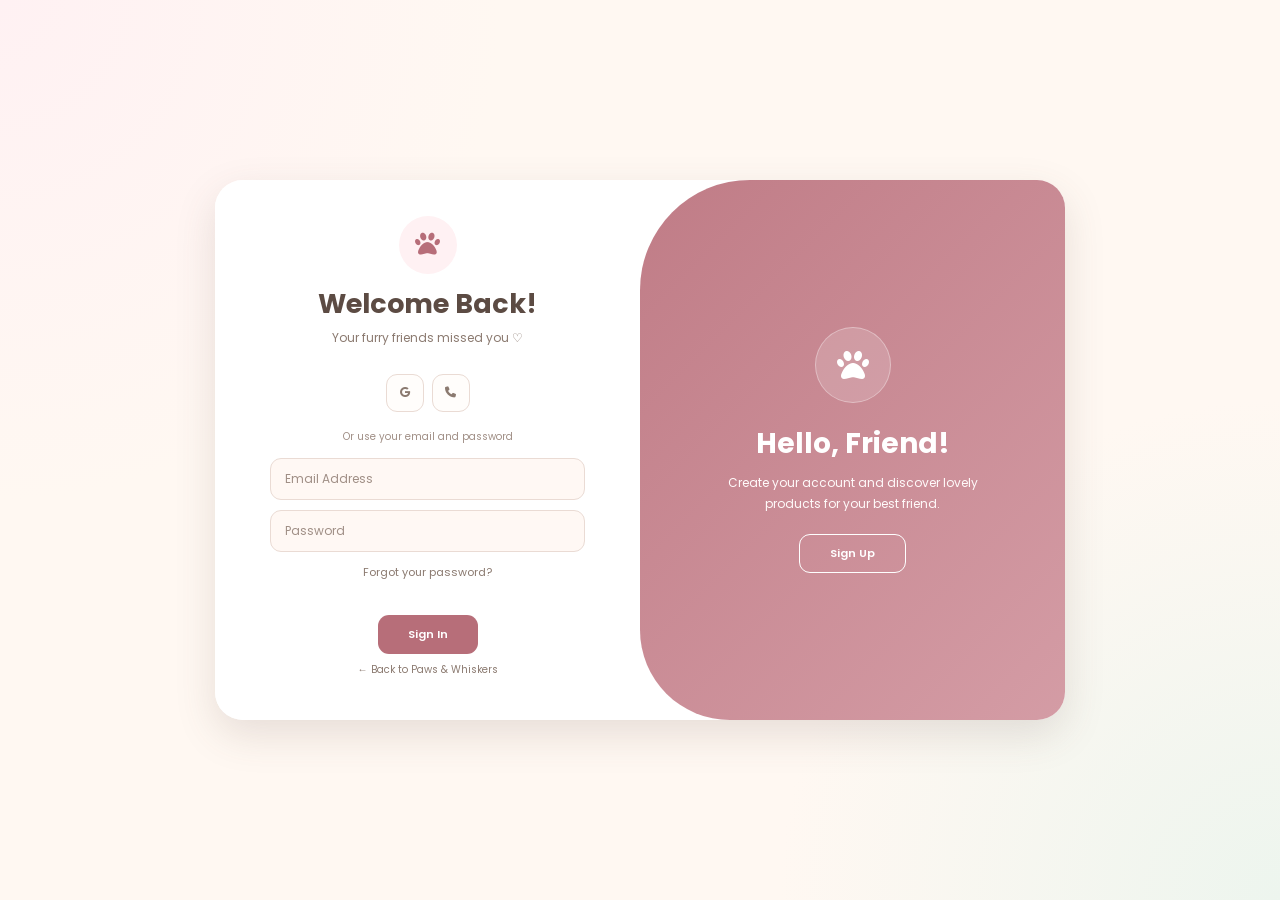
<file: login.html>
<!DOCTYPE html>
<html lang="en">

<head>
    <meta charset="UTF-8">
    <meta name="viewport" content="width=device-width, initial-scale=1.0">

    <link rel="stylesheet" href="https://cdnjs.cloudflare.com/ajax/libs/font-awesome/6.4.2/css/all.min.css">

    <link href="https://fonts.googleapis.com/css2?family=Poppins:wght@300;400;500;600;700&display=swap" rel="stylesheet">

    <link rel="stylesheet" href="CSS/login.css">

    <title>Login | Paws & Whiskers</title>
    
</head>


<body>

    <div class="container" id="container">

        <div class="form-container sign-up">

            <form id="signUpForm">

                <div class="form-logo">
                    <i class="fa-solid fa-paw"></i>
                </div>

                <h1>Create an Account</h1>

                <p class="form-subtitle">
                    Join the Paws & Whiskers family
                </p>

                <div class="social-icons">

                    <a href="#" class="icon">
                        <i class="fa-brands fa-google"></i>
                    </a>

                    <a href="#" class="icon">
                        <i class="fa-solid fa-phone"></i>
                    </a>

                </div>

                <span class="divider-text">
                    Or register with your email
                </span>

                <input id="input-fullname" type="text" placeholder="Full Name">

                <input id="input-email" type="email" placeholder="Email Address">

                <input id="input-password" type="password" placeholder="Password">

                <p id="signUpMessage" class="form-message"></p>

                <p class="mobile-toggle-wrapper">
                    Already have an account? 
                    <a href="#" class="mobile-toggle-link" id="switchToSignIn">
                        <strong>Sign In</strong>
                    </a>
                </p>

                <button type="submit">
                    Create Account
                </button>

                <a href="index.html" class="back-home">
                    ← Back to Paws & Whiskers
                </a>

            </form>

        </div>


        <div class="form-container sign-in">

            <form id="signInForm">

                <div class="form-logo">
                    <i class="fa-solid fa-paw"></i>
                </div>

                <h1>Welcome Back!</h1>

                <p class="form-subtitle">
                    Your furry friends missed you ♡
                </p>

                <div class="social-icons">

                    <a href="#" class="icon">
                        <i class="fa-brands fa-google"></i>
                    </a>

                    <a href="#" class="icon">
                        <i class="fa-solid fa-phone"></i>
                    </a>

                </div>

                <span class="divider-text">
                    Or use your email and password
                </span>

                <input id="login-email" type="email" placeholder="Email Address">

                <input id="login-password" type="password" placeholder="Password">

                <a href="#" id="forgotPassword">
                    Forgot your password?
                </a>

                <p class="mobile-toggle-wrapper">
                    Don't have an account? 
                    <a href="#" class="mobile-toggle-link" id="switchToSignUp">
                        <strong>Sign Up</strong>
                    </a>
                </p>

                <p id="loginMessage" class="form-message"></p>

                <button type="submit">
                    Sign In
                </button>

                <a href="index.html" class="back-home">
                    ← Back to Paws & Whiskers
                </a>

            </form>

        </div>


        <div class="toggle-container">

            <div class="toggle">

                <div class="toggle-panel toggle-left">

                    <div class="panel-logo">
                        <i class="fa-solid fa-paw"></i>
                    </div>

                    <h1>Welcome Back!</h1>

                    <p>
                        Sign in to continue shopping for
                        everything your furry friend needs.
                    </p>

                    <button type="button" id="login">
                        Sign In
                    </button>

                </div>


                <div class="toggle-panel toggle-right">

                    <div class="panel-logo">
                        <i class="fa-solid fa-paw"></i>
                    </div>

                    <h1>Hello, Friend!</h1>

                    <p>
                        Create your account and discover
                        lovely products for your best friend.
                    </p>

                    <button type="button" id="register">
                        Sign Up
                    </button>

                </div>

            </div>

        </div>

    </div>

    <script src="JS/main.js"></script>
    <script src="JS/login.js"></script>

</body>

</html>
</file>
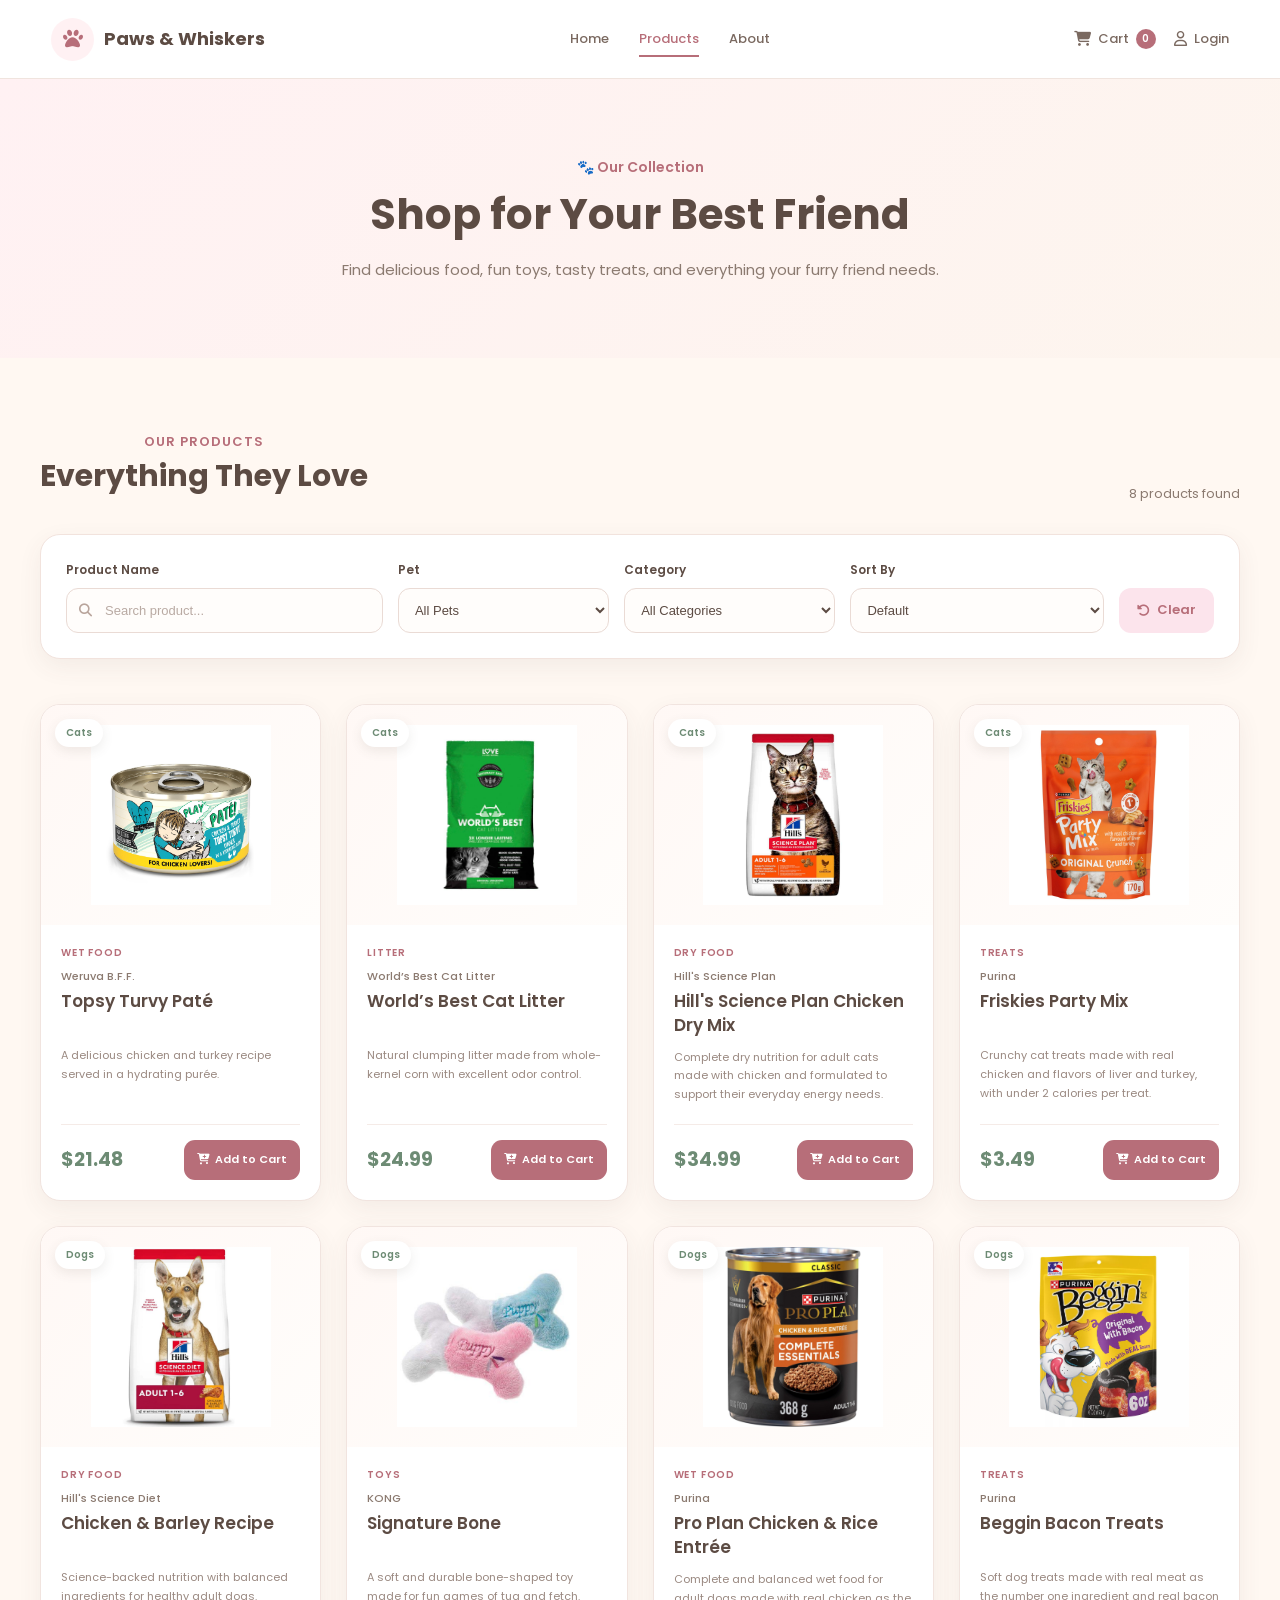
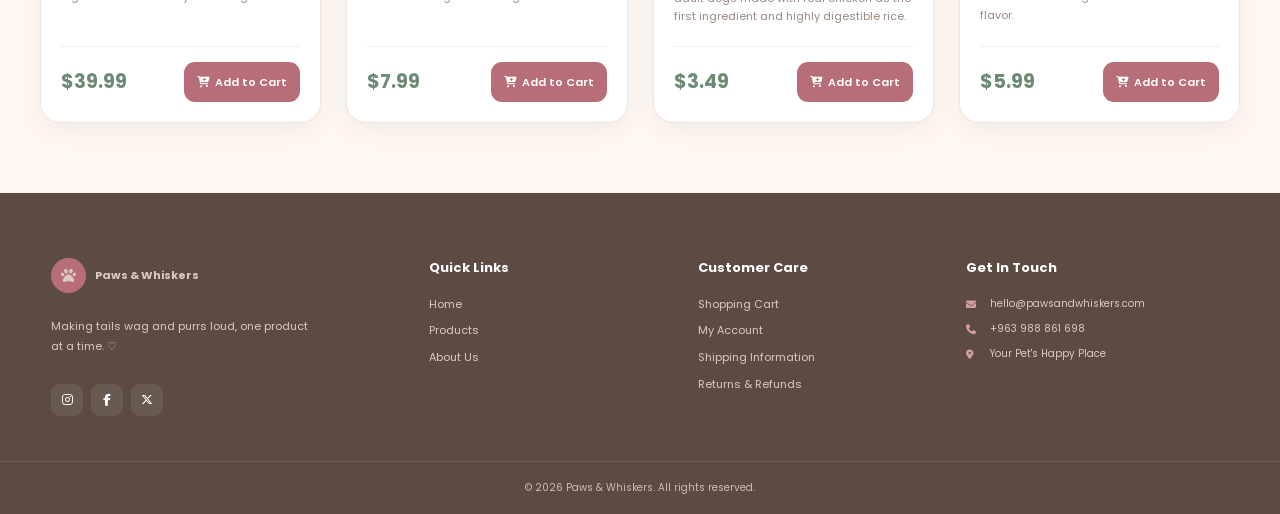
<file: products.html>
<!DOCTYPE html>
<html lang="en">
<head>
    <meta charset="UTF-8">
    <meta name="viewport" content="width=device-width, initial-scale=1.0">

    <title>Shop | Paws & Whiskers</title>

    <link rel="preconnect" href="https://fonts.googleapis.com">
    <link rel="preconnect" href="https://fonts.gstatic.com" crossorigin>

    <link href="https://fonts.googleapis.com/css2?family=Poppins:wght@300;400;500;600;700&display=swap" rel="stylesheet">

    <link rel="stylesheet" href="https://cdnjs.cloudflare.com/ajax/libs/font-awesome/6.5.2/css/all.min.css">

    <link rel="stylesheet" href="CSS/style.css">
    <link rel="stylesheet" href="CSS/products.css">

</head>


<body>

    <header class="navbar">

    <div class="nav-container">

        <a href="index.html" class="logo">

            <span class="logo-icon">
                <i class="fa-solid fa-paw"></i>
            </span>

            <span class="logo-text">
                Paws & Whiskers
            </span>

        </a>

        <nav class="nav-links" id="navLinks">

            <a href="index.html" class="nav-link">
                Home
            </a>

            <a href="products.html" class="nav-link active">
                Products
            </a>

            <a href="about.html" class="nav-link">
                About
            </a>

        </nav>

        <div class="nav-actions">

            <a href="cart.html" class="cart-link">

                <i class="fa-solid fa-cart-shopping"></i>

                <span>
                    Cart
                </span>

                <span
                    class="cart-count"
                    id="cartCount"
                >
                    0
                </span>

            </a>

            <a href="login.html" class="login-link">

                <i class="fa-regular fa-user"></i>

                <span id="loginText">
                    Login
                </span>

            </a>

            <button
                class="menu-button"
                id="menuButton"
                type="button"
                aria-label="Open menu"
            >

                <i class="fa-solid fa-bars"></i>

            </button>

        </div>

    </div>

</header>


    <section class="page-header">

        <div class="page-header-content">

            <span class="small-title">
                🐾 Our Collection
            </span>

            <h1>
                Shop for Your Best Friend
            </h1>

            <p>
                Find delicious food, fun toys, tasty treats, and everything
                your furry friend needs.
            </p>

        </div>

    </section>


    <main class="products-section">

        <div class="products-container">

            <div class="section-heading">

                <div>
                    <span class="section-label">
                        Our Products
                    </span>

                    <h2>
                        Everything They Love
                    </h2>
                </div>

                <p id="productsResult">
                    Showing all products
                </p>

            </div>

            <div class="filters-box">

                <div class="filter-group">

                    <label for="productName">
                        Product Name
                    </label>

                    <div class="input-wrapper">

                        <i class="fa-solid fa-magnifying-glass"></i>

                        <input
                            type="text"
                            id="productName"
                            placeholder="Search product..."
                        >

                    </div>

                </div>

                <div class="filter-group">

                    <label for="petFilter">
                        Pet
                    </label>

                    <select id="petFilter">

                        <option value="">
                            All Pets
                        </option>

                        <option value="Cats">
                            Cats
                        </option>

                        <option value="Dogs">
                            Dogs
                        </option>

                    </select>

                </div>

                <div class="filter-group">

                    <label for="categoryFilter">
                        Category
                    </label>

                    <select id="categoryFilter">

                        <option value="">
                            All Categories
                        </option>

                        <option value="Dry Food">
                            Dry Food
                        </option>

                        <option value="Wet Food">
                            Wet Food
                        </option>

                        <option value="Litter">
                            Litter
                        </option>

                        <option value="Toys">
                            Toys
                        </option>

                        <option value="Treats">
                            Treats
                        </option>

                    </select>

                </div>

                <div class="filter-group">

                    <label for="sortProducts">
                        Sort By
                    </label>

                    <select id="sortProducts">

                        <option value="default">
                            Default
                        </option>

                        <option value="name-asc">
                            Name: A → Z
                        </option>

                        <option value="name-desc">
                            Name: Z → A
                        </option>

                        <option value="price-low">
                            Price: Low → High
                        </option>

                        <option value="price-high">
                            Price: High → Low
                        </option>

                    </select>

                </div>

                <button type="button" id="clearFilters" class="clear-btn">
                    <i class="fa-solid fa-rotate-left"></i>
                    Clear
                </button>

            </div>

            <div id="productsGrid" class="products-grid">

            </div>

            <div id="noResults" class="no-results hidden">

                <div class="no-results-icon">
                    <i class="fa-solid fa-paw"></i>
                </div>

                <h3>
                    No Products Found
                </h3>

                <p>
                    We couldn't find any products matching your filters.
                    Try changing your search criteria.
                </p>

                <button
                    type="button"
                    id="clearFiltersEmpty"
                    class="clear-empty-btn"
                >
                    Clear Filters
                </button>

            </div>

        </div>

    </main>


    <footer class="footer">

        <div class="footer-container">

            <div class="footer-column footer-about">

                <a href="index.html" class="footer-logo">

                    <span>
                        <i class="fa-solid fa-paw"></i>
                    </span>

                    Paws & Whiskers

                </a>

                <p>
                    Making tails wag and purrs loud,
                    one product at a time. ♡
                </p>


                <div class="social-links">

                    <a href="#" aria-label="Instagram">
                        <i class="fa-brands fa-instagram"></i>
                    </a>

                    <a href="#" aria-label="Facebook">
                        <i class="fa-brands fa-facebook-f"></i>
                    </a>

                    <a href="#" aria-label="Twitter">
                        <i class="fa-brands fa-x-twitter"></i>
                    </a>

                </div>

            </div>

            <div class="footer-column">

                <h3>
                    Quick Links
                </h3>

                <a href="index.html">
                    Home
                </a>

                <a href="products.html">
                    Products
                </a>

                <a href="about.html">
                    About Us
                </a>

            </div>

            <div class="footer-column">

                <h3>
                    Customer Care
                </h3>

                <a href="cart.html">
                    Shopping Cart
                </a>

                <a href="login.html">
                    My Account
                </a>

                <a href="#">
                    Shipping Information
                </a>

                <a href="#">
                    Returns & Refunds
                </a>

            </div>

            <div class="footer-column">

                <h3>
                    Get In Touch
                </h3>

                <p class="footer-contact">
                    <i class="fa-solid fa-envelope"></i>
                    hello@pawsandwhiskers.com
                </p>

                <p class="footer-contact">
                    <i class="fa-solid fa-phone"></i>
                    +963 988 861 698
                </p>

                <p class="footer-contact">
                    <i class="fa-solid fa-location-dot"></i>
                    Your Pet's Happy Place
                </p>

            </div>

        </div>


        <div class="footer-bottom">

            <p>
                © 2026 Paws & Whiskers.
                All rights reserved.
            </p>

        </div>

    </footer>

    <script src="JS/main.js"></script>
    <script src="JS/products.js"></script>

</body>

</html>
</file>
<file: CSS/style.css>
* {
    margin: 0;
    padding: 0;
    box-sizing: border-box;
}

html {
    scroll-behavior: smooth;
}

.hidden {
    display: none !important;
}

body {
    font-family: "Poppins", sans-serif;
    background-color: #fff8f2;
    color: #5c4b43;
    line-height: 1.6;
}

a {
    text-decoration: none;
    color: inherit;
}

button {
    font-family: inherit;
}

img {
    max-width: 100%;
    display: block;
}

.navbar {
    width: 100%;
    background-color: rgba(255, 255, 255, 0.96);
    border-bottom: 1px solid #f0e4de;
    position: sticky;
    top: 0;
    z-index: 1000;
    backdrop-filter: blur(10px);
}

.nav-container {
    width: 92%;
    max-width: 1250px;
    min-height: 78px;
    margin: 0 auto;
    display: flex;
    align-items: center;
    justify-content: space-between;
    gap: 30px;
}

.logo {
    display: flex;
    align-items: center;
    gap: 10px;
    flex-shrink: 0;
}

.logo-icon {
    width: 43px;
    height: 43px;
    display: flex;
    align-items: center;
    justify-content: center;
    border-radius: 50%;
    background-color: #fff1f3;
    color: #b76e79;
    font-size: 20px;
}

.logo-text {
    color: #5c4b43;
    font-size: 18px;
    font-weight: 700;
    white-space: nowrap;
}

.nav-links {
    display: flex;
    align-items: center;
    gap: 30px;
}

.nav-link {
    position: relative;
    color: #7a6960;
    font-size: 13px;
    font-weight: 500;
    padding: 8px 0;
    transition: color 0.3s ease;
}

.nav-link::after {
    content: "";
    position: absolute;
    left: 0;
    bottom: 0;
    width: 0;
    height: 2px;
    background-color: #b76e79;
    transition: width 0.3s ease;
}

.nav-link:hover,
.nav-link.active {
    color: #b76e79;
}

.nav-link:hover::after,
.nav-link.active::after {
    width: 100%;
}

.nav-actions {
    display: flex;
    align-items: center;
    gap: 18px;
}

.cart-link,
.login-link {
    display: flex;
    align-items: center;
    gap: 7px;
    color: #7a6960;
    font-size: 13px;
    font-weight: 500;
    transition: color 0.3s ease;
}

.cart-link:hover,
.login-link:hover {
    color: #b76e79;
}

.cart-link i,
.login-link i {
    font-size: 15px;
}

.cart-count {
    min-width: 20px;
    height: 20px;
    padding: 0 5px;
    display: flex;
    align-items: center;
    justify-content: center;
    border-radius: 50%;
    background-color: #b76e79;
    color: #ffffff;
    font-size: 10px;
    font-weight: 600;
}

.menu-button {
    display: none;
    border: none;
    background-color: transparent;
    color: #5c4b43;
    font-size: 20px;
    cursor: pointer;
}

.hero {
    padding: 80px 0 90px;
    background:
        radial-gradient(
            circle at 85% 20%,
            rgba(255, 226, 231, 0.8),
            transparent 28%
        ),
        radial-gradient(
            circle at 10% 80%,
            rgba(226, 240, 228, 0.8),
            transparent 25%
        ),
        #fff8f2;
}

.hero-container {
    width: 92%;
    max-width: 1200px;
    margin: 0 auto;
    display: grid;
    grid-template-columns: 1fr 0.9fr;
    align-items: center;
    gap: 60px;
}

.hero-small-title {
    color: #b76e79;
    font-size: 11px;
    font-weight: 700;
    letter-spacing: 1.5px;
    margin-bottom: 16px;
}

.hero-content h1 {
    max-width: 650px;
    color: #5c4b43;
    font-size: clamp(42px, 5vw, 68px);
    line-height: 1.1;
    font-weight: 700;
    margin-bottom: 22px;
}

.hero-content h1 span {
    color: #b76e79;
}

.hero-description {
    max-width: 560px;
    color: #8b7a70;
    font-size: 15px;
    line-height: 1.8;
    margin-bottom: 30px;
}

.hero-buttons {
    display: flex;
    align-items: center;
    gap: 12px;
    flex-wrap: wrap;
}

.primary-button,
.secondary-button,
.cta-button {
    display: inline-flex;
    align-items: center;
    justify-content: center;
    gap: 10px;
    border-radius: 12px;
    font-size: 13px;
    font-weight: 600;
    transition: all 0.3s ease;
}

.primary-button {
    padding: 13px 22px;
    background-color: #b76e79;
    color: #ffffff;
    box-shadow:
        0 8px 20px rgba(183, 110, 121, 0.20);
}

.primary-button:hover {
    background-color: #a85f6a;
    transform: translateY(-3px);
    box-shadow:
        0 12px 25px rgba(183, 110, 121, 0.25);
}

.secondary-button {
    padding: 12px 21px;
    border: 1px solid #dec8c0;
    background-color: #ffffff;
    color: #7a6960;
}

.secondary-button:hover {
    border-color: #b76e79;
    color: #b76e79;
    transform: translateY(-3px);
}

.hero-benefits {
    display: flex;
    align-items: center;
    gap: 30px;
    margin-top: 38px;
}

.hero-benefit {
    display: flex;
    align-items: center;
    gap: 10px;
}

.hero-benefit > i {
    width: 38px;
    height: 38px;
    display: flex;
    align-items: center;
    justify-content: center;
    border-radius: 50%;
    background-color: #fff1f3;
    color: #b76e79;
    font-size: 14px;
}


.hero-benefit strong {
    display: block;
    color: #5c4b43;
    font-size: 11px;
}

.hero-benefit span {
    display: block;
    color: #a08f86;
    font-size: 9px;
}

.hero-visual {
    position: relative;
    min-height: 450px;
    display: flex;
    align-items: center;
    justify-content: center;
}

.hero-circle {
    position: relative;
    width: 390px;
    height: 390px;
    border-radius: 50%;
    background:
        radial-gradient(
            circle,
            #ffffff 0%,
            #fff1f3 58%,
            #f7dce1 100%
        );

    border: 1px solid #f1d4d9;
    box-shadow:
        0 25px 60px rgba(92, 75, 67, 0.10);
}

.hero-pet {
    position: absolute;
    left: 50%;
    top: 52%;
    transform: translate(-55%, -50%);
    font-size: 145px;
    filter: drop-shadow(
        0 15px 15px rgba(92, 75, 67, 0.12)
    );
}

.hero-cat {
    position: absolute;
    right: 8%;
    bottom: 13%;
    font-size: 90px;
    filter: drop-shadow(
        0 12px 12px rgba(92, 75, 67, 0.10)
    );
}

.hero-paw {
    position: absolute;
    color: #d5a0aa;
    opacity: 0.5;
}

.paw-one {
    top: 18%;
    left: 15%;
    font-size: 42px;
    transform: rotate(-20deg);
}

.paw-two {
    right: 16%;
    top: 25%;
    font-size: 30px;
    transform: rotate(20deg);
}

.floating-card {
    position: absolute;
    display: flex;
    align-items: center;
    gap: 10px;
    padding: 12px 16px;
    background-color: #ffffff;
    border: 1px solid #f0e4de;
    border-radius: 15px;
    box-shadow:
        0 10px 30px rgba(92, 75, 67, 0.12);
}

.floating-card-top {
    top: 30px;
    right: -10px;
}

.floating-card-bottom {
    bottom: 40px;
    left: -15px;
}

.floating-icon {
    width: 35px;
    height: 35px;
    display: flex;
    align-items: center;
    justify-content: center;
    border-radius: 10px;
    background-color: #fff1f3;
    font-size: 17px;
}

.floating-card strong {
    display: block;
    color: #5c4b43;
    font-size: 11px;
}

.floating-card small {
    display: block;
    color: #a08f86;
    font-size: 9px;
}

.section-container {
    width: 92%;
    max-width: 1200px;
    margin: 0 auto;
}

.section-heading {
    text-align: center;
    margin-bottom: 45px;
}

.section-label {
    color: #b76e79;
    font-size: 10px;
    font-weight: 700;
    letter-spacing: 1.5px;
    margin-bottom: 8px;
}

.section-heading h2 {
    color: #5c4b43;
    font-size: 34px;
    line-height: 1.2;
    margin-bottom: 10px;
}

.section-heading h2 span {
    color: #b76e79;
}

.section-heading > p:last-child {
    color: #8b7a70;

    font-size: 13px;
}

.categories-section {
    padding: 90px 0;
    background-color: #ffffff;
}

.category-grid {
    display: grid;
    grid-template-columns: repeat(2, 1fr);
    gap: 25px;
    max-width: 900px;
    margin: 0 auto;
}

.category-card {
    min-height: 230px;
    padding: 30px;
    display: flex;
    align-items: center;
    gap: 25px;
    border-radius: 25px;
    border: 1px solid #f0e4de;
    transition:
        transform 0.3s ease,
        box-shadow 0.3s ease;
}

.cat-card {
    background-color: #fff8f9;
}

.dog-card {
    background-color: #f6faf6;
}

.category-card:hover {
    transform: translateY(-6px);

    box-shadow:
        0 15px 35px rgba(92, 75, 67, 0.10);
}

.category-icon {
    width: 110px;
    height: 110px;
    flex-shrink: 0;
    display: flex;
    align-items: center;
    justify-content: center;
    border-radius: 50%;
    background-color: #ffffff;
    font-size: 65px;
    box-shadow:
        0 8px 20px rgba(92, 75, 67, 0.08);
}

.category-content h3 {
    color: #5c4b43;
    font-size: 22px;
    margin-bottom: 7px;
}

.category-content p {
    color: #8b7a70;
    font-size: 12px;
    line-height: 1.7;
    margin-bottom: 15px;
}

.category-content span {
    color: #b76e79;
    font-size: 11px;
    font-weight: 600;
}

.category-content span i {
    margin-left: 5px;
    transition: transform 0.3s ease;
}

.category-card:hover .category-content span i {
    transform: translateX(4px);
}

.featured-section {
    padding: 90px 0;
    background-color: #fff8f2;
}

.featured-heading {
    display: flex;
    align-items: flex-end;
    justify-content: space-between;
    text-align: left;
}

.view-all-link {
    display: flex;
    align-items: center;
    gap: 7px;
    color: #b76e79;
    font-size: 12px;
    font-weight: 600;
    margin-bottom: 8px;
}

.view-all-link i {
    transition: transform 0.3s ease;
}

.view-all-link:hover i {
    transform: translateX(4px);
}

.featured-products {
    display: grid;

    grid-template-columns:
        repeat(4, minmax(0, 1fr));

    gap: 20px;
}

.home-product-card {
    background-color: #ffffff;
    border: 1px solid #f0e4de;
    border-radius: 20px;
    padding: 18px;
    overflow: hidden;
    transition:
        transform 0.3s ease,
        box-shadow 0.3s ease;
}

.home-product-card:hover {
    transform: translateY(-7px);
    box-shadow:
        0 15px 30px rgba(92, 75, 67, 0.10);
}

.home-product-image {
    width: 100%;
    height: 170px;
    display: flex;
    align-items: center;
    justify-content: center;
    background-color: #fff8f2;
    border-radius: 15px;
    margin-bottom: 15px;
    overflow: hidden;
}

.home-product-image img {
    width: 90%;
    height: 90%;
    object-fit: contain;
    transition: transform 0.3s ease;
}

.home-product-card:hover
.home-product-image img {
    transform: scale(1.06);
}

.home-product-pet {
    display: inline-block;
    padding: 5px 9px;
    border-radius: 20px;
    background-color: #fff1f3;
    color: #b76e79;
    font-size: 9px;
    font-weight: 600;
    margin-bottom: 8px;
}

.home-product-card h3 {
    color: #5c4b43;
    font-size: 15px;
    line-height: 1.35;
    min-height: 40px;
    margin-bottom: 8px;
}

.home-product-description {
    color: #8b7a70;
    font-size: 10px;
    line-height: 1.6;
    min-height: 48px;
    margin-bottom: 12px;
}

.home-product-bottom {
    display: flex;
    align-items: center;
    justify-content: space-between;

    gap: 10px;
}

.home-product-price {
    color: #6d8b74;
    font-size: 17px;
    font-weight: 700;
}

.home-product-button {
    width: 36px;
    height: 36px;
    border: none;
    border-radius: 10px;
    background-color: #fce4ec;
    color: #b76e79;
    cursor: pointer;
    transition: all 0.3s ease;
}

.home-product-button:hover {
    background-color: #b76e79;
    color: #ffffff;
    transform: scale(1.05);
}

.why-section {
    padding: 90px 0;
    background-color: #ffffff;
}

.benefits-grid {
    display: grid;
    grid-template-columns:
        repeat(4, 1fr);

    gap: 20px;
}

.benefit-card {
    padding: 30px 20px;
    text-align: center;
    border: 1px solid #f0e4de;
    border-radius: 20px;
    background-color: #fffdfb;
    transition:
        transform 0.3s ease,
        box-shadow 0.3s ease;
}

.benefit-card:hover {
    transform: translateY(-5px);
    box-shadow:
        0 12px 25px rgba(92, 75, 67, 0.08);
}

.benefit-icon {
    width: 55px;
    height: 55px;
    margin: 0 auto 15px;
    display: flex;
    align-items: center;
    justify-content: center;
    border-radius: 50%;
    background-color: #fff1f3;
    color: #b76e79;
    font-size: 20px;
}

.benefit-card h3 {
    color: #5c4b43;
    font-size: 16px;
    margin-bottom: 8px;
}

.benefit-card p {
    color: #8b7a70;
    font-size: 11px;
    line-height: 1.7;
}

.cta-section {
    padding: 80px 0;
}

.cta-container {
    width: 92%;
    max-width: 1100px;
    margin: 0 auto;
    border-radius: 30px;
    background:
        linear-gradient(
            135deg,
            #b76e79,
            #d49ca5
        );
    overflow: hidden;
    box-shadow:
        0 20px 40px rgba(183, 110, 121, 0.18);
}

.cta-content {
    padding: 65px 30px;
    text-align: center;
    color: #ffffff;
}

.cta-paw {
    display: block;
    font-size: 35px;
    margin-bottom: 10px;
}

.cta-content h2 {
    color: #ffffff;
    font-size: 34px;
    line-height: 1.25;
    margin-bottom: 10px;
}

.cta-content p {
    color: #fff7f8;
    font-size: 13px;
    margin-bottom: 25px;
}

.cta-button {
    padding: 13px 23px;
    background-color: #ffffff;
    color: #b76e79;
}

.cta-button:hover {
    transform: translateY(-3px);
    box-shadow:
        0 8px 20px rgba(92, 75, 67, 0.15);
}

.footer {
    background-color: #5c4b43;
    color: #ffffff;
}

.footer-container {
    width: 92%;
    max-width: 1200px;
    margin: 0 auto;
    padding: 65px 0 45px;
    display: grid;
    grid-template-columns:
        1.5fr 1fr 1fr 1.2fr;
    gap: 50px;
}

.footer-logo {
    display: flex;
    align-items: center;
    gap: 9px;
    color: #ffffff;
    font-size: 18px;
    font-weight: 700;
    margin-bottom: 15px;
}

.footer-logo span {
    width: 35px;
    height: 35px;
    display: flex;
    align-items: center;
    justify-content: center;
    border-radius: 50%;
    background-color: #b76e79;
    font-size: 15px;
}

.footer-about > p {
    max-width: 270px;
    color: #d9cbc4;
    font-size: 11px;
    line-height: 1.8;
    margin-bottom: 18px;
}

.social-links {
    display: flex;
    gap: 8px;
}

.social-links a {
    width: 32px;
    height: 32px;
    display: flex;
    align-items: center;
    justify-content: center;
    border-radius: 9px;
    background-color: rgba(255, 255, 255, 0.08);
    color: #ffffff;
    font-size: 12px;
    transition:
        background-color 0.3s ease,
        transform 0.3s ease;
}

.social-links a:hover {
    background-color: #b76e79;
    transform: translateY(-3px);
}

.footer-column {
    display: flex;
    flex-direction: column;
    gap: 9px;
}

.footer-column h3 {
    color: #ffffff;
    font-size: 13px;
    margin-bottom: 8px;
}

.footer-column > a {
    color: #d9cbc4;
    font-size: 11px;
    transition: color 0.3s ease;
}

.footer-column > a:hover {
    color: #ffffff;
}

.footer-contact {
    display: flex;
    align-items: flex-start;
    gap: 9px;
    color: #d9cbc4;
    font-size: 10px;
}

.footer-contact i {
    width: 15px;
    color: #d49ca5;
    margin-top: 3px;
}

.footer-bottom {
    padding: 18px 20px;
    border-top: 1px solid rgba(255, 255, 255, 0.10);
    text-align: center;
}

.footer-bottom p {
    color: #cdbdb5;
    font-size: 10px;
}

@media (max-width: 1050px) {

    .nav-links {
        gap: 18px;
    }


    .featured-products {
        grid-template-columns:
            repeat(2, 1fr);
    }


    .benefits-grid {
        grid-template-columns:
            repeat(2, 1fr);
    }


    .footer-container {
        grid-template-columns:
            repeat(2, 1fr);
    }
}

@media (max-width: 850px) {

    .nav-links {
        position: absolute;

        top: 78px;
        left: 0;

        width: 100%;

        padding: 20px;

        display: none;

        flex-direction: column;
        align-items: center;

        gap: 15px;

        background-color: #ffffff;

        border-bottom: 1px solid #f0e4de;

        box-shadow:
            0 10px 20px rgba(92, 75, 67, 0.08);
    }


    .nav-links.show {
        display: flex;
    }


    .menu-button {
        display: block;
    }


    .login-link span {
        display: none;
    }


    .hero-container {
        grid-template-columns: 1fr;

        text-align: center;
    }


    .hero-description {
        margin-left: auto;
        margin-right: auto;
    }


    .hero-buttons {
        justify-content: center;
    }


    .hero-benefits {
        justify-content: center;
    }


    .hero-visual {
        min-height: 400px;
    }


    .featured-heading {
        align-items: center;

        flex-direction: column;

        text-align: center;
    }


    .view-all-link {
        margin-top: 10px;
    }
}

@media (max-width: 650px) {

    .nav-container {
        min-height: 68px;
    }


    .nav-links {
        top: 68px;
    }


    .logo-text {
        font-size: 15px;
    }


    .cart-link span:not(.cart-count) {
        display: none;
    }


    .hero {
        padding: 60px 0;
    }


    .hero-content h1 {
        font-size: 40px;
    }


    .hero-description {
        font-size: 13px;
    }


    .hero-benefits {
        flex-direction: column;

        gap: 15px;
    }


    .hero-circle {
        width: 300px;
        height: 300px;
    }


    .hero-pet {
        font-size: 110px;
    }


    .hero-cat {
        font-size: 65px;
    }


    .floating-card {
        padding: 9px 12px;
    }


    .floating-card-top {
        right: -5px;
    }


    .floating-card-bottom {
        left: -5px;
    }


    .category-grid {
        grid-template-columns: 1fr;
    }


    .category-card {
        padding: 22px;
    }


    .category-icon {
        width: 85px;
        height: 85px;

        font-size: 50px;
    }


    .category-content h3 {
        font-size: 19px;
    }


    .featured-products {
        grid-template-columns: 1fr;
    }


    .benefits-grid {
        grid-template-columns: 1fr;
    }


    .footer-container {
        grid-template-columns: 1fr;

        gap: 35px;
    }


    .cta-content h2 {
        font-size: 28px;
    }
}


@media (max-width: 400px) {

    .logo-text {
        display: none;
    }


    .hero-content h1 {
        font-size: 34px;
    }


    .hero-buttons {
        flex-direction: column;
    }


    .primary-button,
    .secondary-button {
        width: 100%;
    }


    .hero-circle {
        width: 260px;
        height: 260px;
    }


    .hero-pet {
        font-size: 90px;
    }


    .hero-cat {
        font-size: 55px;
    }
}
</file>
<file: CSS/about.css>
.about-hero {
padding: 85px 0 95px;
background:
    radial-gradient(
        circle at 85% 20%,
        rgba(255, 226, 231, 0.85),
        transparent 30%
    ),
    radial-gradient(
        circle at 10% 85%,
        rgba(226, 240, 228, 0.80),
        transparent 28%
    ),
    #fff8f2;
}

.about-hero-container {
width: 92%;
max-width: 1200px;
margin: 0 auto;
display: grid;
grid-template-columns: 1fr 0.9fr;
align-items: center;
gap: 70px;
}

.about-hero-content {
max-width: 620px;
}

.about-label {
display: inline-block;
margin-bottom: 10px;
color: #b76e79;
font-size: 10px;
font-weight: 700;
letter-spacing: 1.6px;
}

.about-hero h1 {
color: #5c4b43;
font-size: clamp(42px, 5vw, 62px);
line-height: 1.12;
margin-bottom: 22px;
}

.about-hero h1 span {
color: #b76e79;
}

.about-hero-content > p {
max-width: 560px;
color: #8b7a70;
font-size: 14px;
line-height: 1.9;
margin-bottom: 30px;
}

.about-hero-buttons {
display: flex;
align-items: center;
gap: 12px;
flex-wrap: wrap;
}

.about-primary-button,
.about-secondary-button {
display: inline-flex;
align-items: center;
justify-content: center;
gap: 9px;
border-radius: 12px;
font-size: 12px;
font-weight: 600;
transition:
    background-color 0.3s ease,
    color 0.3s ease,
    transform 0.2s ease,
    border-color 0.3s ease;
}

.about-primary-button {
padding: 13px 22px;
background-color: #b76e79;
color: #ffffff;
}

.about-primary-button:hover {
background-color: #5c4b43;
transform: translateY(-2px);
}

.about-secondary-button {
padding: 12px 21px;
border: 1px solid #dec8c0;
background-color: #ffffff;
color: #7a6960;
}

.about-secondary-button:hover {
border-color: #b76e79;
color: #b76e79;
transform: translateY(-2px);
}

.about-hero-visual {
position: relative;
min-height: 460px;
display: flex;
align-items: center;
justify-content: center;
}

.hero-pet-circle {
position: relative;
width: 390px;
height: 390px;
border-radius: 50%;
background:
    radial-gradient(
        circle,
        #ffffff 0%,
        #fff1f3 58%,
        #f6dce1 100%
    );

border: 1px solid #f1d4d9;
box-shadow:
    0 25px 60px rgba(
        92,
        75,
        67,
        0.10
    );
}

.hero-dog {
position: absolute;
left: 50%;
top: 49%;
transform: translate(-50%, -50%);
font-size: 145px;
filter: drop-shadow(
    0 15px 15px rgba(
        92,
        75,
        67,
        0.12
    )
);
}

.hero-cat {
position: absolute;
right: 7%;
bottom: 12%;
font-size: 78px;
filter: drop-shadow(
    0 12px 12px rgba(
        92,
        75,
        67,
        0.10
    )
);
}

.hero-paw-decoration {
position: absolute;
color: #d5a0aa;
opacity: 0.5;
}

.hero-paw-one {
top: 16%;
left: 14%;
font-size: 43px;
transform: rotate(-20deg);
}

.hero-paw-two {
top: 24%;
right: 15%;
font-size: 30px;
transform: rotate(20deg);
}

.hero-note {
position: absolute;
display: flex;
align-items: center;
gap: 10px;
padding: 12px 15px;
background-color: #ffffff;
border: 1px solid #f0e4de;
border-radius: 14px;
box-shadow:
    0 10px 30px rgba(
        92,
        75,
        67,
        0.12
    );
}

.hero-note i {
width: 35px;
height: 35px;
display: flex;
align-items: center;
justify-content: center;
border-radius: 10px;
background-color: #fff1f3;
color: #b76e79;
font-size: 14px;
}

.hero-note strong {
display: block;
color: #5c4b43;
font-size: 10px;
}

.hero-note span {
display: block;
color: #a08f86;
font-size: 8px;
}

.hero-note-one {
top: 55px;
right: -10px;
}

.hero-note-two {
left: -20px;
bottom: 50px;
}

.story-section {
padding: 95px 0;
background-color: #ffffff;
}

.about-container {
width: 92%;
max-width: 1150px;
margin: 0 auto;
}

.story-grid {
display: grid;
grid-template-columns: 0.95fr 1.05fr;
align-items: center;
gap: 75px;
}

.story-visual {
min-height: 420px;
position: relative;
display: flex;
align-items: center;
justify-content: center;
border-radius: 30px;
background:
    linear-gradient(
        145deg,
        #fce4ec,
        #fff7f2
    );
overflow: hidden;
}

.story-visual::before {
content: "";
position: absolute;
width: 220px;
height: 220px;
top: -70px;
right: -60px;
border-radius: 50%;
background-color: rgba(
    255,
    255,
    255,
    0.55
);
}

.story-visual::after {
content: "";
position: absolute;
width: 170px;
height: 170px;
left: -50px;
bottom: -50px;
border-radius: 50%;
background-color: rgba(
    183,
    110,
    121,
    0.08
);
}

.story-card-main {
position: relative;
z-index: 1;
width: 260px;
height: 260px;
display: flex;
flex-direction: column;
align-items: center;
justify-content: center;
text-align: center;
gap: 8px;
border-radius: 50%;
background-color: #ffffff;
box-shadow:
    0 18px 40px rgba(
        92,
        75,
        67,
        0.12
    );
}

.story-card-icon {
width: 72px;
height: 72px;
display: flex;
align-items: center;
justify-content: center;
border-radius: 50%;
background-color: #fff1f3;
color: #b76e79;
font-size: 27px;
margin-bottom: 4px;
}

.story-card-small {
color: #b76e79;
font-size: 10px;
font-weight: 700;
letter-spacing: 1.2px;
}

.story-card-main strong {
max-width: 175px;
color: #5c4b43;
font-size: 20px;
line-height: 1.3;
}

.story-decoration {
position: absolute;
right: 35px;
bottom: 20px;
color: #b76e79;
font-size: 90px;
opacity: 0.12;
}

.story-content {
max-width: 550px;
}

.story-content h2 {
color: #5c4b43;
font-size: 35px;
line-height: 1.25;
margin-bottom: 22px;
}

.story-content > p {
color: #8b7a70;
font-size: 13px;
line-height: 1.9;
margin-bottom: 15px;
}

.story-highlight {
margin-top: 25px;
padding: 17px 20px;
display: flex;
align-items: center;
gap: 15px;
background-color: #fff8f2;
border-left: 3px solid #b76e79;
border-radius: 12px;
}

.story-highlight > i {
color: #b76e79;
font-size: 18px;
}

.story-highlight strong {
display: block;
color: #5c4b43;
font-size: 11px;
margin-bottom: 2px;
}

.story-highlight p {
color: #8b7a70;
font-size: 10px;
}

.mission-section {
padding: 95px 0;
background-color: #fff8f2;
}

.mission-header {
max-width: 700px;
margin: 0 auto 50px;
text-align: center;
}

.mission-header h2 {
color: #5c4b43;
font-size: 35px;
line-height: 1.25;
margin-bottom: 12px;
}

.mission-header p {
color: #8b7a70;
font-size: 13px;

line-height: 1.8;
}

.mission-grid {
display: grid;
grid-template-columns:
    repeat(3, 1fr);
gap: 20px;
}

.mission-card {
position: relative;
padding: 35px 28px;
background-color: #ffffff;
border: 1px solid #f0e4de;
border-radius: 20px;
box-shadow:
    0 8px 25px rgba(
        92,
        75,
        67,
        0.05
    );
overflow: hidden;
}

.mission-number {
position: absolute;
top: 15px;
right: 20px;
color: #eee1dc;
font-size: 45px;
font-weight: 700;
line-height: 1;
}

.mission-icon {
width: 52px;
height: 52px;
margin-bottom: 18px;
display: flex;
align-items: center;
justify-content: center;
border-radius: 15px;
background-color: #fff1f3;
color: #b76e79;
font-size: 19px;
}

.mission-card h3 {
color: #5c4b43;
font-size: 16px;
margin-bottom: 8px;
}

.mission-card p {
color: #8b7a70;
font-size: 11px;
line-height: 1.8;
}

.values-section {
padding: 95px 0;
background-color: #ffffff;
}

.values-heading {
margin-bottom: 45px;
display: flex;
align-items: flex-end;
justify-content: space-between;
gap: 40px;
}

.values-heading h2 {
color: #5c4b43;
font-size: 35px;
line-height: 1.25;
}

.values-heading > p {
max-width: 440px;
color: #8b7a70;
font-size: 13px;
line-height: 1.8;
}

.values-grid {
display: grid;
grid-template-columns:
    repeat(4, 1fr);
gap: 18px;
}

.value-card {
padding: 28px 20px;
border: 1px solid #f0e4de;
border-radius: 18px;
background-color: #fffdfb;
text-align: center;
transition:
    transform 0.3s ease,
    box-shadow 0.3s ease;
}

.value-card:hover {
transform: translateY(-5px);
box-shadow:
    0 12px 28px rgba(
        92,
        75,
        67,
        0.08
    );
}

.value-icon {
width: 54px;
height: 54px;
margin: 0 auto 15px;
display: flex;
align-items: center;
justify-content: center;
border-radius: 50%;
background-color: #fff1f3;
color: #b76e79;
font-size: 19px;
}

.value-card h3 {
color: #5c4b43;
font-size: 15px;
margin-bottom: 8px;
}

.value-card p {
color: #8b7a70;
font-size: 10px;
line-height: 1.8;
}

.pets-section {
padding: 95px 0;
background-color: #fff8f2;
}

.pets-heading {
max-width: 680px;
margin: 0 auto 45px;
text-align: center;
}

.pets-heading h2 {
color: #5c4b43;
font-size: 35px;
line-height: 1.25;
margin-bottom: 10px;
}

.pets-heading p {
color: #8b7a70;
font-size: 13px;
line-height: 1.8;
}

.pets-grid {
display: grid;
grid-template-columns:
    repeat(2, 1fr);
gap: 25px;
}

.pet-panel {
min-height: 310px;
padding: 35px;
border-radius: 24px;
display: flex;
align-items: center;
gap: 28px;
overflow: hidden;
position: relative;
}

.cat-panel {
background:
linear-gradient(
135deg,
#fff1f3,
#fdf5ee
);
}

.dog-panel {
background:
linear-gradient(
135deg,
#f1f6f2,
#f8fbf8
);
}

.pet-panel-icon {
width: 115px;
height: 115px;
flex-shrink: 0;
display: flex;
align-items: center;
justify-content: center;
border-radius: 50%;
background-color: #ffffff;
font-size: 55px;
box-shadow:
    0 10px 25px rgba(
        92,
        75,
        67,
        0.08
    );
}

.pet-panel-content > span {
color: #b76e79;
font-size: 9px;
font-weight: 700;
letter-spacing: 1.2px;
}

.pet-panel-content h3 {
color: #5c4b43;
font-size: 21px;
line-height: 1.3;
margin: 7px 0 10px;
}

.pet-panel-content p {
color: #8b7a70;
font-size: 11px;
line-height: 1.8;
margin-bottom: 17px;
}

.pet-panel-button {
display: inline-flex;
align-items: center;
gap: 8px;
padding: 9px 15px;
border-radius: 10px;
background-color: #ffffff;
color: #b76e79;
font-size: 10px;
font-weight: 600;
transition:
    background-color 0.3s ease,
    color 0.3s ease,
    transform 0.2s ease;
}

.pet-panel-button:hover {
background-color: #b76e79;
color: #ffffff;
transform: translateY(-2px);
}

.how-section {
padding: 95px 0;
background-color: #ffffff;
}

.how-heading {
max-width: 720px;
margin: 0 auto 55px;
text-align: center;
}

.how-heading h2 {
color: #5c4b43;
font-size: 35px;
line-height: 1.25;
}

.steps {
display: flex;
align-items: center;
justify-content: center;
gap: 20px;
}

.step {
width: 270px;
text-align: center;
}

.step-number {
display: inline-block;
margin-bottom: 12px;
color: #d3b9b2;
font-size: 10px;
font-weight: 700;
letter-spacing: 1px;
}

.step-icon {
width: 64px;
height: 64px;
margin: 0 auto 15px;
display: flex;
align-items: center;
justify-content: center;
border-radius: 50%;
background-color: #fff1f3;
color: #b76e79;
font-size: 22px;
}

.step h3 {
color: #5c4b43;
font-size: 16px;
margin-bottom: 7px;
}

.step p {
color: #8b7a70;
font-size: 10px;
line-height: 1.8;
}

.step-line {
width: 70px;
height: 1px;
background-color: #ecdeda;
}

.about-cta {
padding: 90px 0;
background-color: #fff8f2;
}

.about-cta-container {
width: 92%;
max-width: 900px;
margin: 0 auto;
padding: 65px 35px;
border-radius: 30px;
background:
    linear-gradient(
        135deg,
        #b76e79,
        #d49ca5
    );
text-align: center;
box-shadow:
    0 20px 45px rgba(
        183,
        110,
        121,
        0.18
    );
}

.about-cta-icon {
width: 62px;
height: 62px;
margin: 0 auto 18px;
display: flex;
align-items: center;
justify-content: center;
border-radius: 50%;
background-color: rgba(
    255,
    255,
    255,
    0.95
);
color: #b76e79;
font-size: 24px;
}

.about-cta .about-label {
color: #fff8f9;
}

.about-cta h2 {
color: #ffffff;
font-size: 36px;
line-height: 1.25;
margin-bottom: 10px;
}

.about-cta p {
max-width: 550px;
margin: 0 auto 25px;
color: #fff5f6;
font-size: 13px;
line-height: 1.8;
}

.about-cta-button {
display: inline-flex;
align-items: center;
justify-content: center;
gap: 9px;
padding: 13px 22px;
border-radius: 12px;
background-color: #ffffff;
color: #b76e79;
font-size: 12px;
font-weight: 600;
transition:
    transform 0.2s ease,
    box-shadow 0.3s ease;
}

.about-cta-button:hover {
transform: translateY(-3px);
box-shadow:
    0 10px 25px rgba(
        92,
        75,
        67,
        0.16
    );
}

@media (max-width: 1000px) {

.about-hero-container {
    gap: 45px;
}

.hero-pet-circle {
    width: 340px;
    height: 340px;
}

.hero-dog {
    font-size: 125px;
}

.hero-cat {
    font-size: 70px;
}

.mission-grid {
    grid-template-columns:
        repeat(3, 1fr);
}

.values-grid {
    grid-template-columns:
        repeat(2, 1fr);
}

.pet-panel {
    padding: 28px;

    gap: 20px;
}

.pet-panel-icon {
    width: 95px;
    height: 95px;

    font-size: 46px;
}
}

@media (max-width: 850px) {

.about-hero {
    padding: 65px 0 75px;
}

.about-hero-container {
    grid-template-columns: 1fr;

    text-align: center;
}

.about-hero-content {
    max-width: 700px;

    margin: 0 auto;
}

.about-hero-content > p {
    margin-left: auto;
    margin-right: auto;
}

.about-hero-buttons {
    justify-content: center;
}

.about-hero-visual {
    min-height: 390px;
}

.hero-pet-circle {
    width: 330px;
    height: 330px;
}

.hero-note-one {
    right: 6%;
}

.hero-note-two {
    left: 5%;
}

.story-grid {
    grid-template-columns: 1fr;

    gap: 45px;
}

.story-visual {
    min-height: 360px;
}

.story-content {
    max-width: 700px;
}

.mission-grid {
    grid-template-columns:
        1fr;
}

.values-heading {
    flex-direction: column;

    align-items: flex-start;
}

.values-heading > p {
    max-width: 650px;
}

.pets-grid {
    grid-template-columns: 1fr;
}

.steps {
    flex-direction: column;

    gap: 25px;
}

.step {
    width: 100%;
    max-width: 360px;
}

.step-line {
    width: 1px;

    height: 35px;
}
}

@media (max-width: 600px) {

.about-hero {
    padding: 55px 0 65px;
}

.about-hero h1 {
    font-size: 38px;
}

.about-hero-content > p {
    font-size: 12px;
}

.about-hero-buttons {
    flex-direction: column;
}

.about-primary-button,
.about-secondary-button {
    width: 100%;
}

.about-hero-visual {
    min-height: 330px;
}

.hero-pet-circle {
    width: 280px;
    height: 280px;
}

.hero-dog {
    font-size: 102px;
}

.hero-cat {
    font-size: 58px;
}

.hero-note {
    padding: 9px 11px;
}

.hero-note-one {
    top: 20px;
    right: 0;
}

.hero-note-two {
    left: 0;
    bottom: 20px;
}

.story-section,
.mission-section,
.values-section,
.pets-section,
.how-section {
    padding: 70px 0;
}

.story-visual {
    min-height: 300px;
}

.story-card-main {
    width: 210px;
    height: 210px;
}

.story-card-icon {
    width: 58px;
    height: 58px;

    font-size: 22px;
}

.story-card-main strong {
    font-size: 16px;
}

.story-content h2,
.mission-header h2,
.values-heading h2,
.pets-heading h2,
.how-heading h2 {
    font-size: 28px;
}

.values-grid {
    grid-template-columns: 1fr;
}

.pet-panel {
    min-height: auto;

    padding: 25px;

    flex-direction: column;

    align-items: flex-start;
}

.pet-panel-icon {
    width: 80px;
    height: 80px;

    font-size: 38px;
}

.pet-panel-content h3 {
    font-size: 19px;
}

.about-cta {
    padding: 70px 0;
}

.about-cta-container {
    padding: 50px 22px;
}

.about-cta h2 {
    font-size: 29px;
}
}

@media (max-width: 400px) {

.about-hero h1 {
    font-size: 33px;
}

.hero-pet-circle {
    width: 245px;
    height: 245px;
}

.hero-dog {
    font-size: 88px;
}

.hero-cat {
    font-size: 50px;
}

.hero-note strong {
    font-size: 9px;
}

.hero-note span {
    font-size: 7px;
}
}
</file>
<file: CSS/cart.css>
.page-header {
    background: linear-gradient(
        135deg,
        #fff1f3,
        #fdf5ee
    );

    padding: 65px 30px;

    text-align: center;
}

.page-header-content {
    max-width: 750px;
    margin: auto;
}

.small-title {
    display: inline-block;
    margin-bottom: 12px;
    color: #b76e79;
    font-size: 13px;
    font-weight: 600;
    letter-spacing: 1px;
}

.page-header h1 {
    margin-bottom: 14px;
    color: #5c4b43;
    font-size: 42px;
    line-height: 1.2;
}

.page-header p {
    max-width: 600px;
    margin: auto;
    color: #8b7a70;
    font-size: 15px;
    line-height: 1.8;
}

.cart-section {
    padding: 70px 30px;
}

.cart-container {
    max-width: 1050px;
    margin: auto;
}

.cart-heading {
    margin-bottom: 25px;
    display: flex;
    align-items: flex-end;
    justify-content: space-between;
    gap: 20px;
}

.section-label {
    color: #b76e79;
    font-size: 12px;
    font-weight: 600;
    text-transform: uppercase;
    letter-spacing: 1px;
}

.cart-heading h2 {
    margin-top: 5px;
    color: #5c4b43;
    font-size: 28px;
}

.items-count {
    color: #8b7a70;
    font-size: 13px;
}

.cart-items {
    overflow: hidden;
    background-color: #ffffff;
    border: 1px solid #f1e4df;
    border-radius: 20px;
    box-shadow:
        0 8px 25px rgba(92, 75, 67, 0.07);
}

.cart-item {
    min-height: 125px;
    padding: 20px 25px;
    display: grid;
    grid-template-columns:
        minmax(300px, 1fr)
        90px
        125px
        100px
        35px;
    align-items: center;
    gap: 20px;
    border-bottom: 1px solid #f3e8e3;
}

.cart-item:last-child {
    border-bottom: none;
}

.cart-product {
    min-width: 0;
    display: flex;
    align-items: center;
    gap: 17px;
}

.cart-image {
    width: 85px;
    height: 85px;
    flex-shrink: 0;
    padding: 10px;
    border-radius: 15px;
    background-color: #fff8f5;
    display: flex;
    align-items: center;
    justify-content: center;
}

.cart-image img {
    width: 100%;
    height: 100%;
    object-fit: contain;
}

.cart-product-info {
    min-width: 0;
    display: flex;
    flex-direction: column;
    align-items: flex-start;
}

.cart-category {
    margin-bottom: 4px;
    color: #b76e79;
    font-size: 9px;
    font-weight: 600;
    text-transform: uppercase;
    letter-spacing: 0.8px;
}

.cart-product-info h3 {
    margin-bottom: 3px;
    color: #5c4b43;
    font-size: 15px;
    font-weight: 600;
    line-height: 1.4;
}

.cart-product-info p {
    margin-bottom: 6px;
    color: #8b7a70;
    font-size: 11px;
}

.cart-pet {
    padding: 3px 9px;
    border-radius: 50px;
    background-color: #f0f6f1;
    color: #6d8b74;
    font-size: 9px;
    font-weight: 600;
}

.cart-price {
    color: #8b7a70;
    font-size: 13px;
    font-weight: 500;
    text-align: center;
}

.quantity-control {
    display: flex;
    align-items: center;
    justify-content: center;
    gap: 8px;
}

.quantity-button {
    width: 30px;
    height: 30px;
    border: 1px solid #f0dfe3;
    border-radius: 9px;
    background-color: #fff1f3;
    color: #b76e79;
    font-size: 16px;
    font-weight: 600;
    cursor: pointer;
    display: flex;
    align-items: center;
    justify-content: center;
    transition:
        background-color 0.2s ease,
        color 0.2s ease,
        transform 0.2s ease;
}

.quantity-button:hover {
    background-color: #b76e79;
    color: #ffffff;
    transform: translateY(-1px);
}

.quantity {
    min-width: 25px;
    color: #5c4b43;
    font-size: 13px;
    font-weight: 600;
    text-align: center;
}

.cart-item-total {
    color: #6d8b74;
    font-size: 14px;
    font-weight: 700;
    text-align: right;
}

.remove-item {
    width: 32px;
    height: 32px;
    border: none;
    border-radius: 9px;
    background-color: transparent;
    color: #c49ca3;
    font-size: 13px;
    cursor: pointer;
    display: flex;
    align-items: center;
    justify-content: center;
    transition:
        background-color 0.2s ease,
        color 0.2s ease;
}

.remove-item:hover {
    background-color: #fff1f3;
    color: #b76e79;
}

.cart-summary {
    width: 420px;
    margin: 25px 0 0 auto;
    padding: 25px;
    background-color: #ffffff;
    border: 1px solid #f1e4df;
    border-radius: 20px;
    box-shadow:
        0 8px 25px rgba(92, 75, 67, 0.07);
}

.summary-row {
    display: flex;
    align-items: center;
    justify-content: space-between;
    margin-bottom: 13px;
    color: #8b7a70;
    font-size: 13px;
}

.free-shipping {
    color: #6d8b74;
    font-weight: 600;
}

.summary-divider {
    height: 1px;
    margin: 18px 0;
    background-color: #f1e4df;
}

.summary-total {
    margin-bottom: 20px;
    display: flex;
    align-items: center;
    justify-content: space-between;
    color: #5c4b43;
    font-size: 21px;
    font-weight: 700;
}

.summary-total span:last-child {
    color: #6d8b74;
}

.checkout-button {
    width: 100%;
    padding: 13px 20px;
    border: none;
    border-radius: 12px;
    background-color: #b76e79;
    color: #ffffff;
    font-size: 13px;
    font-weight: 600;
    cursor: pointer;
    display: flex;
    align-items: center;
    justify-content: center;
    gap: 8px;
    transition:
        background-color 0.3s ease,
        transform 0.2s ease;
}

.checkout-button:hover {
    background-color: #5c4b43;
    transform: translateY(-2px);
}

.clear-cart-button {
    width: 100%;
    margin-top: 10px;
    padding: 11px;
    border: 1px solid #f0dfe3;
    border-radius: 12px;
    background-color: #fff1f3;
    color: #b76e79;
    font-size: 12px;
    font-weight: 600;
    cursor: pointer;
    display: flex;
    align-items: center;
    justify-content: center;
    gap: 7px;
    transition:
        background-color 0.3s ease,
        color 0.3s ease;
}

.clear-cart-button:hover {
    background-color: #fce4ec;
    color: #5c4b43;
}

.empty-cart {
    max-width: 600px;
    margin: 0 auto;
    padding: 65px 30px;
    background-color: #ffffff;
    border: 1px solid #f1e4df;
    border-radius: 22px;
    box-shadow:
        0 8px 25px rgba(92, 75, 67, 0.07);
    text-align: center;
}

.empty-cart-icon {
    width: 75px;
    height: 75px;
    margin: 0 auto 20px;
    border-radius: 50%;
    background-color: #fff1f3;
    color: #b76e79;
    display: flex;
    align-items: center;
    justify-content: center;
    font-size: 27px;
}

.empty-cart h2 {
    margin-bottom: 8px;
    color: #5c4b43;
    font-size: 23px;
}

.empty-cart p {
    margin-bottom: 25px;
    color: #8b7a70;
    font-size: 13px;
}

.shop-button {
    display: inline-flex;
    align-items: center;
    justify-content: center;
    gap: 8px;
    padding: 12px 22px;
    border-radius: 11px;
    background-color: #b76e79;
    color: #ffffff;
    font-size: 12px;
    font-weight: 600;
    transition:
        background-color 0.3s ease,
        transform 0.2s ease;
}

.shop-button:hover {
    background-color: #5c4b43;

    transform: translateY(-2px);
}

@media (max-width: 1000px) {
    
    .cart-item {
        grid-template-columns:
            minmax(250px, 1fr)
            80px
            115px
            85px
            30px;

        gap: 12px;

        padding: 18px;
    }

    .cart-image {
        width: 75px;
        height: 75px;
    }

    .cart-product {
        gap: 12px;
    }
}

@media (max-width: 800px) {

    .cart-item {
        grid-template-columns:
            1fr auto auto;

        grid-template-areas:
            "product quantity remove"
            "product price total";

        row-gap: 10px;
    }

    .cart-product {
        grid-area: product;
    }

    .quantity-control {
        grid-area: quantity;
    }

    .remove-item {
        grid-area: remove;

        justify-self: end;
    }

    .cart-price {
        grid-area: price;

        text-align: right;
    }

    .cart-item-total {
        grid-area: total;

        text-align: right;
    }


    .cart-summary {
        width: 100%;
    }

}


@media (max-width: 600px) {

    .page-header {
        padding: 50px 20px;
    }

    .page-header h1 {
        font-size: 32px;
    }

    .cart-section {
        padding: 50px 20px;
    }

    .cart-heading {
        align-items: flex-start;

        flex-direction: column;

        gap: 5px;
    }


    .cart-item {
        padding: 15px;

        grid-template-columns:
            1fr auto;

        grid-template-areas:
            "product remove"
            "quantity price"
            "total total";

        row-gap: 14px;
    }


    .cart-product {
        gap: 12px;
    }

    .cart-image {
        width: 70px;
        height: 70px;
    }

    .cart-product-info h3 {
        font-size: 13px;
    }

    .cart-product-info p {
        font-size: 10px;
    }


    .quantity-control {
        justify-content: flex-start;
    }


    .cart-price {
        text-align: right;
    }


    .cart-item-total {
        padding-top: 10px;

        border-top: 1px solid #f3e8e3;

        font-size: 15px;

        text-align: right;
    }


    .cart-summary {
        padding: 20px;
    }

}


@media (max-width: 450px) {

    .cart-product {
        align-items: flex-start;
    }

    .cart-image {
        width: 60px;
        height: 60px;
    }

    .cart-product-info h3 {
        font-size: 12px;
    }


    .quantity-button {
        width: 28px;
        height: 28px;
    }

    .quantity {
        min-width: 20px;
    }


    .empty-cart {
        padding: 50px 20px;
    }
}
</file>
<file: CSS/checkout.css>
.checkout-header {
padding: 70px 20px;


background:
    linear-gradient(
        135deg,
        #fff1f3,
        #fdf5ee
    );
text-align: center;
}

.checkout-header-content {
max-width: 700px;
margin: 0 auto;
}

.checkout-label {
display: inline-block;
margin-bottom: 9px;
color: #b76e79;
font-size: 10px;
font-weight: 700;
letter-spacing: 1.5px;
}

.checkout-header h1 {
margin-bottom: 12px;
color: #5c4b43;
font-size: 43px;
line-height: 1.2;
}

.checkout-header p {
color: #8b7a70;
font-size: 13px;
line-height: 1.8;
}

.checkout-section {
padding: 70px 30px 90px;
}

.checkout-content {
width: 92%;
max-width: 1200px;
margin: 0 auto;
display: grid;
grid-template-columns:
    minmax(0, 1.45fr)
    minmax(320px, 0.75fr);
align-items: start;
gap: 30px;
}

.checkout-form {
display: flex;
flex-direction: column;
gap: 20px;
}

.checkout-card {
padding: 28px;
background-color: #ffffff;
border: 1px solid #f0e4de;
border-radius: 20px;
box-shadow:
    0 8px 25px rgba(
        92,
        75,
        67,
        0.06
    );
}

.card-heading {
display: flex;
align-items: center;
gap: 13px;
margin-bottom: 25px;
}

.card-number {
width: 39px;
height: 39px;
flex-shrink: 0;
display: flex;
align-items: center;
justify-content: center;
border-radius: 11px;
background-color: #fff1f3;
color: #b76e79;
font-size: 12px;
font-weight: 700;
}

.card-heading span {
display: block;
color: #b76e79;
font-size: 9px;
font-weight: 700;
letter-spacing: 1.2px;
}

.card-heading h2 {
color: #5c4b43;
font-size: 21px;
line-height: 1.3;
margin-top: 2px;
}

.form-grid {
display: grid;
grid-template-columns:
    repeat(2, minmax(0, 1fr));
gap: 18px;
}

.form-group {
display: flex;
flex-direction: column;
gap: 7px;
}

.full-width {
grid-column: 1 / -1;
}

.form-group label {
color: #5c4b43;
font-size: 11px;
font-weight: 600;
}

.form-group label span {
color: #a99a92;
font-size: 9px;
font-weight: 400;
margin-left: 3px;
}

.form-group input,
.form-group select,
.form-group textarea {
width: 100%;
border: 1px solid #eadbd5;
border-radius: 11px;
background-color: #fffdfb;
color: #5c4b43;
font-size: 12px;
outline: none;
transition:
    border-color 0.3s ease,
    box-shadow 0.3s ease;
}

.form-group input,
.form-group select {
height: 45px;
padding: 0 13px;
}

.form-group textarea {
min-height: 105px;
padding: 12px 13px;
resize: vertical;
}

.form-group input::placeholder,
.form-group textarea::placeholder {
color: #b9aaa3;
}

.form-group input:focus,
.form-group select:focus,
.form-group textarea:focus {
border-color: #b76e79;


box-shadow:
    0 0 0 3px rgba(
        183,
        110,
        121,
        0.10
    );
}

.form-group input.field-error,
.form-group select.field-error,
.form-group textarea.field-error {
border-color: #c45b62;
}

.form-group small {
color: #a99a92;
font-size: 9px;
}

.delivery-options,
.payment-options {
display: flex;
flex-direction: column;
gap: 12px;
}

.choice-card,
.payment-card {
position: relative;
display: flex;
align-items: center;
gap: 13px;
padding: 15px;
border: 1px solid #eadbd5;
border-radius: 14px;
cursor: pointer;
background-color: #fffdfb;
transition:
    border-color 0.3s ease,
    background-color 0.3s ease,
    box-shadow 0.3s ease;
}

.choice-card:hover,
.payment-card:hover {
border-color: #d8b7bd;
}

.choice-card input,
.payment-card input {
position: absolute;
opacity: 0;
pointer-events: none;
}

.choice-card:has(input:checked),
.payment-card:has(input:checked) {
border-color: #b76e79;
background-color: #fff8f9;
box-shadow:
    0 5px 15px rgba(
        183,
        110,
        121,
        0.08
    );
}

.choice-icon,
.payment-icon {
width: 42px;
height: 42px;
flex-shrink: 0;
display: flex;
align-items: center;
justify-content: center;
border-radius: 11px;
background-color: #fff1f3;
color: #b76e79;
font-size: 15px;
}

.choice-content,
.payment-content {
min-width: 0;
flex: 1;
}

.choice-content strong,
.payment-content strong {
display: block;
color: #5c4b43;
font-size: 11px;
margin-bottom: 2px;
}

.choice-content small,
.payment-content small {
display: block;
color: #8b7a70;
font-size: 9px;
line-height: 1.6;
}

.choice-check,
.payment-check {
width: 21px;
height: 21px;
flex-shrink: 0;
display: flex;
align-items: center;
justify-content: center;
border: 1px solid #dfd0ca;
border-radius: 50%;
color: transparent;
font-size: 9px;
}

.choice-card:has(input:checked) .choice-check,
.payment-card:has(input:checked) .payment-check {
border-color: #b76e79;
background-color: #b76e79;
color: #ffffff;
}

.scheduled-fields {
margin-top: 18px;
padding: 18px;
display: grid;
grid-template-columns:
    repeat(2, minmax(0, 1fr));

gap: 18px;
border-radius: 14px;
background-color: #fff8f2;
border: 1px solid #f0e4de;
}

.sham-cash-fields {
margin-top: 18px;
padding: 18px;
border-radius: 14px;
background-color: #fff8f2;
border: 1px solid #f0e4de;
}

.payment-note {
margin-top: 13px;
display: flex;
align-items: flex-start;
gap: 8px;
color: #8b7a70;
font-size: 9px;
line-height: 1.6
}

.payment-note i {
color: #b76e79;
margin-top: 2px;
}

.place-order-button {
width: 100%;
min-height: 52px;
border: none;
border-radius: 13px;
background-color: #b76e79;
color: #ffffff;
font-family: inherit;
font-size: 13px;
font-weight: 600;
cursor: pointer;
display: flex;
align-items: center;
justify-content: center;
gap: 9px;
transition:
    background-color 0.3s ease,
    transform 0.2s ease,
    box-shadow 0.3s ease;
}

.place-order-button:hover {
background-color: #5c4b43;
transform: translateY(-2px);
box-shadow:
    0 10px 25px rgba(
        92,
        75,
        67,
        0.15
    );
}

.secure-note {
display: flex;
align-items: center;
justify-content: center;
gap: 7px;
color: #a08f86;
font-size: 9px;
text-align: center;
}

.secure-note i {
color: #6d8b74;
}

.checkout-summary {
position: sticky;
top: 105px;
}

.summary-card {
overflow: hidden;
background-color: #ffffff;
border: 1px solid #f0e4de;
border-radius: 20px;
box-shadow:
    0 8px 25px rgba(
        92,
        75,
        67,
        0.07
    );


}

.summary-card-heading {
padding: 25px 25px 18px;
border-bottom: 1px solid #f3e8e3;
}

.summary-card-heading h2 {
margin-top: 3px;
color: #5c4b43;
font-size: 23px;
}

.checkout-items {
padding: 5px 25px;
}

.checkout-product {
padding: 15px 0;
display: grid;
grid-template-columns:
    65px minmax(0, 1fr) auto;
gap: 12px;
align-items: center;
border-bottom: 1px solid #f5ebe7;
}

.checkout-product:last-child {
border-bottom: none;
}

.checkout-product-image {
width: 65px;
height: 65px;
padding: 7px;
border-radius: 12px;
background-color: #fff8f5;
display: flex;
align-items: center;
justify-content: center;
overflow: hidden;
}

.checkout-product-image img {
width: 100%;
height: 100%;
object-fit: contain;
}

.checkout-product-info {
min-width: 0;
}

.checkout-product-info h3 {
color: #5c4b43;
font-size: 11px;
line-height: 1.4;
margin-bottom: 2px;
}

.checkout-product-info p {
color: #8b7a70;
font-size: 9px;
line-height: 1.5;
}

.checkout-product-category {
display: block;
margin-bottom: 3px;
color: #b76e79;
font-size: 7px;
font-weight: 700;
text-transform: uppercase;
letter-spacing: 0.7px;
}

.checkout-product-quantity {
color: #9a8981;
font-size: 9px;
white-space: nowrap;
}

.checkout-product-price {
color: #6d8b74;
font-size: 11px;
font-weight: 700;
white-space: nowrap;
grid-column: 3;
}

.summary-line {
padding: 0 25px;
margin-top: 11px;
display: flex;
align-items: center;
justify-content: space-between;
color: #8b7a70;
font-size: 11px;
}

.free-delivery {
color: #6d8b74;
font-weight: 600;
}

.summary-divider {
height: 1px;
margin: 18px 25px;
background-color: #f1e4df;
}

.summary-total {
padding: 0 25px;
display: flex;
align-items: center;
justify-content: space-between;
color: #5c4b43;
font-size: 20px;
font-weight: 700;
}

.summary-total strong {
color: #6d8b74;
}

.summary-note {
margin: 22px 25px 25px;
padding: 13px;
display: flex;
align-items: center;
gap: 9px;
border-radius: 11px;
background-color: #fff8f2;
color: #8b7a70;
font-size: 9px;
line-height: 1.6;
}

.summary-note i {
color: #b76e79;
}

.empty-checkout {
width: 92%;
max-width: 600px;
margin: 0 auto;
padding: 65px 30px;
background-color: #ffffff;
border: 1px solid #f0e4de;
border-radius: 22px;
box-shadow:
    0 8px 25px rgba(
        92,
        75,
        67,
        0.07
    );
text-align: center;
}

.empty-checkout-icon,
.success-icon {
width: 75px;
height: 75px;
margin: 0 auto 20px;
border-radius: 50%;
background-color: #fff1f3;
color: #b76e79;
display: flex;
align-items: center;
justify-content: center;
font-size: 27px;
}

.empty-checkout h2,
.success-message h2 {
margin-bottom: 8px;
color: #5c4b43;
font-size: 25px;
}

.empty-checkout p,
.success-message > p {
max-width: 500px;
margin: 0 auto 25px;
color: #8b7a70;
font-size: 12px;
line-height: 1.8;
}

.empty-checkout-button,
.success-button {
display: inline-flex;
align-items: center;
justify-content: center;
gap: 8px;
padding: 12px 21px;
border-radius: 11px;
background-color: #b76e79;
color: #ffffff;
font-size: 11px;
font-weight: 600;
transition:
    background-color 0.3s ease,
    transform 0.2s ease;
}

.empty-checkout-button:hover,
.success-button:hover {
background-color: #5c4b43;
transform: translateY(-2px);
}

.success-message {
width: 92%;
max-width: 700px;
margin: 0 auto;
padding: 70px 30px;
background-color: #ffffff;
border: 1px solid #f0e4de;
border-radius: 25px;
box-shadow:
    0 10px 30px rgba(
        92,
        75,
        67,
        0.07
    );
text-align: center;
}

.success-icon {
background-color: #f0f6f1;
color: #6d8b74;
font-size: 24px;
}

.order-number-box {
max-width: 350px;
margin: 25px auto;
padding: 15px 20px;
border-radius: 13px;
background-color: #fff8f2;
border: 1px solid #f0e4de;
}

.order-number-box span {
display: block;
color: #9a8981;
font-size: 9px;
margin-bottom: 4px;
}

.order-number-box strong {
color: #b76e79;
font-size: 18px;
letter-spacing: 1px;
}

@media (max-width: 950px) {

.checkout-content {
    grid-template-columns: 1fr;
}

.checkout-summary {
    position: static;

    grid-row: 1;
}

.checkout-form {
    grid-row: 2;
}
}

@media (max-width: 700px) {

.checkout-header {
    padding: 55px 20px;
}

.checkout-header h1 {
    font-size: 35px;
}

.checkout-section {
    padding: 50px 20px 70px;
}

.checkout-content {
    width: 100%;
}

.checkout-card {
    padding: 22px;
}

.form-grid {
    grid-template-columns: 1fr;
}

.full-width {
    grid-column: auto;
}

.scheduled-fields {
    grid-template-columns: 1fr;
}

.summary-card-heading {
    padding: 22px;
}

.checkout-items {
    padding: 5px 22px;
}

.summary-line {
    padding: 0 22px;
}

.summary-divider {
    margin-left: 22px;
    margin-right: 22px;
}

.summary-total {
    padding: 0 22px;
}

.summary-note {
    margin-left: 22px;
    margin-right: 22px;
}
}

@media (max-width: 450px) {

.checkout-header h1 {
    font-size: 31px;
}

.checkout-card {
    padding: 18px;
}

.card-heading h2 {
    font-size: 18px;
}

.choice-card,
.payment-card {
    padding: 12px;
}

.choice-icon,
.payment-icon {
    width: 38px;
    height: 38px;
}

.checkout-product {
    grid-template-columns:
        55px minmax(0, 1fr);

}

.checkout-product-image {
    width: 55px;
    height: 55px;
}

.checkout-product-quantity {
    grid-column: 2;
}

.checkout-product-price {
    grid-column: 2;
    justify-self: end;
}
}
</file>
<file: CSS/login.css>
* {
    margin: 0;
    padding: 0;
    box-sizing: border-box;
}

body {
    font-family: "Poppins", sans-serif;
    min-height: 100vh;
    display: flex;
    align-items: center;
    justify-content: center;
    padding: 25px 15px;
    background:
        radial-gradient(circle at top left, #fff1f3 0%, transparent 32%),
        radial-gradient(circle at bottom right, #edf5ee 0%, transparent 32%),
        #fff8f2;
    color: #5c4b43;
}

.container {
    position: relative;
    width: 850px;
    max-width: 100%;
    min-height: 540px;
    background-color: #ffffff;
    border-radius: 28px;
    overflow: hidden;
    box-shadow: 0 15px 40px rgba(92, 75, 67, 0.15);
}

.form-container {
    position: absolute;
    top: 0;
    height: 100%;
    width: 50%;
    transition: transform 0.6s ease-in-out, opacity 0.6s ease-in-out;
}

.form-container form {
    height: 100%;
    width: 100%;
    display: flex;
    align-items: center;
    justify-content: center;
    flex-direction: column;
    padding: 25px 55px;
    background-color: #ffffff;
}

.sign-in {
    left: 0;
    opacity: 1;
    z-index: 2;
    transform: translateX(0);
}

.sign-up {
    left: 0;
    opacity: 0;
    z-index: 1;
    transform: translateX(0);
}

.container.active .sign-in {
    transform: translateX(100%);
    opacity: 0;
}

.container.active .sign-up {
    transform: translateX(100%);
    opacity: 1;
    z-index: 5;
}

.form-logo {
    width: 58px;
    height: 58px;
    border-radius: 50%;
    background-color: #fff1f3;
    color: #b76e79;
    display: flex;
    align-items: center;
    justify-content: center;
    font-size: 25px;
    margin-bottom: 10px;
}

.form-container h1 {
    color: #5c4b43;
    font-size: 27px;
    margin-bottom: 5px;
    text-align: center;
}

.form-subtitle {
    color: #8b7a70;
    font-size: 12px;
    text-align: center;
    margin-bottom: 10px;
}

.social-icons {
    display: flex;
    gap: 8px;
    margin: 10px 0;
}

.social-icons a {
    width: 38px;
    height: 38px;
    border: 1px solid #eadbd4;
    border-radius: 11px;
    display: flex;
    align-items: center;
    justify-content: center;
    text-decoration: none;
    color: #7a6960;
    background-color: #fffdfb;
    transition: 0.3s ease;
}

.social-icons a:hover {
    background-color: #fff1f3;
    color: #b76e79;
    transform: translateY(-2px);
}

.divider-text {
    color: #a08f86;
    font-size: 10px;
    margin-bottom: 8px;
    text-align: center;
}

.form-container input {
    width: 100%;
    height: 42px;
    border: 1px solid #eadbd4;
    border-radius: 11px;
    background-color: #fff8f4;
    padding: 0 14px;
    margin: 5px 0;
    outline: none;
    color: #5c4b43;
    font-family: "Poppins", sans-serif;
    font-size: 12px;
    transition: 0.3s ease;
}

.form-container input:focus {
    background-color: #ffffff;
    border-color: #d5a0aa;
    box-shadow: 0 0 0 3px rgba(183, 110, 121, 0.08);
}

.form-container input::placeholder {
    color: #a08f86;
}

.form-container a {
    color: #8b7a70;
    font-size: 11px;
    text-decoration: none;
    margin: 7px 0;
}

.form-container a:hover {
    color: #b76e79;
}

.form-container button {
    background-color: #b76e79;
    color: #ffffff;
    border: none;
    border-radius: 11px;
    padding: 11px 30px;
    margin-top: 5px;
    font-family: "Poppins", sans-serif;
    font-size: 11px;
    font-weight: 600;
    cursor: pointer;
    transition: 0.3s ease;
}

.form-container button:hover {
    background-color: #a85f6a;
    transform: translateY(-2px);
    box-shadow: 0 5px 14px rgba(183, 110, 121, 0.22);
}

.form-message {
    min-height: 16px;
    margin: 3px 0;
    text-align: center;
    font-size: 10px;
}

.form-message.success {
    color: #6d8b74;
}

.form-message.error {
    color: #b76e79;
}

.back-home {
    margin-top: 8px !important;
    font-size: 10px !important;
}

.toggle-container {
    position: absolute;
    top: 0;
    left: 50%;
    width: 50%;
    height: 100%;
    overflow: hidden;
    transition: transform 0.6s ease-in-out;
    border-radius: 110px 0 0 90px;
    z-index: 1000;
}

.container.active .toggle-container {
    transform: translateX(-100%);
    border-radius: 0 110px 90px 0;
}

.toggle {
    position: relative;
    left: -100%;
    width: 200%;
    height: 100%;
    color: #ffffff;
    background: linear-gradient(135deg, #b76e79, #d49ca5);
    transform: translateX(0);
    transition: transform 0.6s ease-in-out;
}

.container.active .toggle {
    transform: translateX(50%);
}

.toggle-panel {
    position: absolute;
    top: 0;
    width: 50%;
    height: 100%;
    padding: 0 45px;
    display: flex;
    align-items: center;
    justify-content: center;
    flex-direction: column;
    text-align: center;
}

.toggle-left {
    left: 0;
    transform: translateX(-200%);
    transition: transform 0.6s ease-in-out;
}

.container.active .toggle-left {
    transform: translateX(0);
}

.toggle-right {
    right: 0;
    transform: translateX(0);
    transition: transform 0.6s ease-in-out;
}

.container.active .toggle-right {
    transform: translateX(200%);
}

.panel-logo {
    width: 76px;
    height: 76px;
    border-radius: 50%;
    display: flex;
    align-items: center;
    justify-content: center;
    font-size: 32px;
    margin-bottom: 20px;
    color: #ffffff;
    background-color: rgba(255, 255, 255, 0.16);
    border: 1px solid rgba(255, 255, 255, 0.35);
}

.toggle-panel h1 {
    color: #ffffff;
    font-size: 28px;
    margin-bottom: 8px;
}

.toggle-panel p {
    color: #fffafa;
    font-size: 12px;
    line-height: 1.7;
    max-width: 280px;
    margin-bottom: 20px;
}

.toggle-panel button {
    background-color: transparent;
    color: #ffffff;
    border: 1px solid #ffffff;
    border-radius: 11px;
    padding: 10px 30px;
    font-family: "Poppins", sans-serif;
    font-size: 11px;
    font-weight: 600;
    cursor: pointer;
    transition: 0.3s ease;
}

.toggle-panel button:hover {
    background-color: #ffffff;
    color: #b76e79;
}

.mobile-toggle-wrapper {
    display: none;
    margin-top: 8px;
    font-size: 11px;
    color: #8b7a70;
    text-align: center;
}

.mobile-toggle-link {
    color: #b76e79;
    font-weight: 600;
    text-decoration: none;
    margin-left: 4px;
}

.mobile-toggle-link:hover {
    text-decoration: underline;
}

@media (max-width: 750px) {
    .mobile-toggle-wrapper {
        display: block;
    }
}

@media (max-width: 750px) {

    .container {
        min-height: 620px;
    }

    .toggle-container {
        display: none;
    }

    .form-container {
        width: 100%;
    }

    .sign-in {
        transform: translateX(0);
        opacity: 1;
    }

    .sign-up {
        transform: translateX(100%);
        opacity: 0;
    }

    .container.active .sign-in {
        transform: translateX(-100%);
        opacity: 0;
    }

    .container.active .sign-up {
        transform: translateX(0);
        opacity: 1;
    }
}

@media (max-width: 450px) {

    body {
        padding: 15px;
    }

    .container {
        min-height: 600px;
        border-radius: 20px;
    }

    .form-container form {
        padding: 20px 25px;
    }

    .form-container h1 {
        font-size: 24px;
    }
}
</file>
<file: CSS/products.css>
.page-header {
    background: linear-gradient(
        135deg,
        #fff1f3,
        #fdf5ee
    );
    padding: 75px 30px;
    text-align: center;
}

.page-header-content {
    max-width: 750px;
    margin: auto;
}

.small-title {
    display: inline-block;
    margin-bottom: 12px;
    color: #b76e79;
    font-size: 14px;
    font-weight: 600;
}

.page-header h1 {
    margin-bottom: 15px;
    color: #5c4b43;
    font-size: 42px;
    font-weight: 700;
    line-height: 1.2;
}

.page-header p {
    max-width: 600px;
    margin: auto;
    color: #8b7a70;
    font-size: 15px;
    line-height: 1.8;
}

.products-section {
    padding: 70px 30px;
}

.products-container {
    max-width: 1200px;
    margin: auto;
}

.section-heading {
    margin-bottom: 30px;
    display: flex;
    align-items: flex-end;
    justify-content: space-between;
    gap: 20px;
}

.section-label {
    color: #b76e79;
    font-size: 13px;
    font-weight: 600;
    text-transform: uppercase;
    letter-spacing: 1px;
}

.section-heading h2 {
    margin-top: 5px;
    color: #5c4b43;
    font-size: 30px;
}

#productsResult {
    color: #8b7a70;
    font-size: 13px;
}

.filters-box {
    margin-bottom: 45px;
    padding: 25px;
    background-color: #ffffff;
    border: 1px solid #f2e3dd;
    border-radius: 20px;
    box-shadow:
        0 8px 25px rgba(92, 75, 67, 0.07);
    display: grid;
    grid-template-columns:
        1.5fr
        1fr
        1fr
        1.2fr
        auto;
    gap: 15px;
    align-items: end;
}

.filter-group {
    display: flex;
    flex-direction: column;
    gap: 8px;
}

.filter-group label {
    color: #5c4b43;
    font-size: 12px;
    font-weight: 600;
}

.input-wrapper {
    position: relative;
}

.input-wrapper i {
    position: absolute;
    left: 13px;
    top: 50%;
    transform: translateY(-50%);
    color: #b9a59c;
    font-size: 13px;
    pointer-events: none;
}

.input-wrapper input {
    width: 100%;
    height: 45px;
    padding: 0 12px 0 38px;
    border: 1px solid #eadbd5;
    border-radius: 12px;
    background-color: #fffdfb;
    color: #5c4b43;
    font-size: 13px;
    outline: none;
    transition:
        border-color 0.3s ease,
        box-shadow 0.3s ease;
}

.input-wrapper input::placeholder {
    color: #b9aaa3;
}

.input-wrapper input:focus {
    border-color: #b76e79;
    box-shadow:
        0 0 0 3px rgba(183, 110, 121, 0.1);
}

.filter-group select {
    width: 100%;
    height: 45px;
    padding: 0 12px;
    border: 1px solid #eadbd5;
    border-radius: 12px;
    background-color: #fffdfb;
    color: #5c4b43;
    font-size: 13px;
    outline: none;
    cursor: pointer;
    transition:
        border-color 0.3s ease,
        box-shadow 0.3s ease;
}

.filter-group select:focus {
    border-color: #b76e79;
    box-shadow:
        0 0 0 3px rgba(183, 110, 121, 0.1);
}

.clear-btn {
    height: 45px;
    padding: 0 18px;
    border: none;
    border-radius: 12px;
    background-color: #fce4ec;
    color: #b76e79;
    font-size: 13px;
    font-weight: 600;
    cursor: pointer;
    display: flex;
    align-items: center;
    justify-content: center;
    gap: 7px;
    transition:
        background-color 0.3s ease,
        color 0.3s ease,
        transform 0.2s ease;
}

.clear-btn:hover {
    background-color: #b76e79;
    color: #ffffff;
    transform: translateY(-1px);
}

.products-grid {
    display: grid;
    grid-template-columns:
        repeat(4, minmax(0, 1fr));
    gap: 25px;
    align-items: stretch;
}

.product-card {
    min-width: 0;
    overflow: hidden;
    background-color: #ffffff;
    border: 1px solid #f1e4df;
    border-radius: 20px;
    box-shadow:
        0 8px 25px rgba(92, 75, 67, 0.07);

    display: flex;
    flex-direction: column;
    transition:
        transform 0.3s ease,
        box-shadow 0.3s ease;
}

.product-card:hover {
    transform: translateY(-6px);
    box-shadow:
        0 16px 35px rgba(92, 75, 67, 0.13);
}

.product-image-container {
    height: 220px;
    padding: 20px;
    background:
        linear-gradient(
            135deg,
            #fff8f5,
            #fffdfb
        );
    position: relative;
    display: flex;
    align-items: center;
    justify-content: center;
    overflow: hidden;
}

.product-image {
    width: 100%;
    height: 100%;
    object-fit: contain;
    transition:
        transform 0.35s ease;
}

.product-card:hover .product-image {
    transform: scale(1.06);
}

.pet-badge {
    position: absolute;
    top: 14px;
    left: 14px;
    padding: 6px 11px;
    border-radius: 50px;
    background-color: #ffffff;
    color: #6d8b74;
    font-size: 10px;
    font-weight: 600;
    box-shadow:
        0 4px 12px rgba(92, 75, 67, 0.10);

    z-index: 2;
}

.product-info {
    min-height: 265px;
    padding: 20px;
    display: flex;
    flex-direction: column;
    flex: 1;
}

.product-category {
    margin-bottom: 7px;
    color: #b76e79;
    font-size: 10px;
    font-weight: 600;
    text-transform: uppercase;
    letter-spacing: 0.8px;
}

.product-brand {
    margin-bottom: 5px;
    color: #8b7a70;
    font-size: 11px;
    font-weight: 500;
}

.product-name {
    min-height: 46px;
    margin-bottom: 10px;
    color: #5c4b43;
    font-size: 17px;
    font-weight: 600;
    line-height: 1.4;
}

.product-description {
    min-height: 56px;
    margin-bottom: 20px;
    color: #9a8981;
    font-size: 11px;
    line-height: 1.7;
    flex: 1;
}

.product-bottom {
    margin-top: auto;
    padding-top: 15px;
    border-top: 1px solid #f5ebe7;
    display: flex;
    align-items: center;
    justify-content: space-between;
    gap: 10px;
}

.product-price {
    color: #6d8b74;
    font-size: 19px;
    font-weight: 700;
    white-space: nowrap;
}

.add-to-cart {
    min-height: 40px;
    padding: 10px 13px;
    border: none;
    border-radius: 11px;
    background-color: #b76e79;
    color: #ffffff;
    font-size: 11px;
    font-weight: 600;
    cursor: pointer;
    display: flex;
    align-items: center;
    justify-content: center;
    gap: 6px;
    transition:
        background-color 0.3s ease,
        transform 0.2s ease;
}

.add-to-cart:hover {
    background-color: #5c4b43;
    transform: translateY(-2px);
}

.add-to-cart:active {
    transform: translateY(0);
}

.add-to-cart.added {
    background-color: #6d8b74;
}

.no-results {
    padding: 70px 20px;
    text-align: center;
    background-color: #ffffff;
    border: 1px solid #f1e4df;
    border-radius: 20px;
}

.no-results-icon {
    width: 65px;
    height: 65px;
    margin: 0 auto 20px;
    border-radius: 50%;
    background-color: #fff1f3;
    color: #b76e79;
    display: flex;
    align-items: center;
    justify-content: center;
    font-size: 25px;
}

.no-results h3 {
    margin-bottom: 8px;
    color: #5c4b43;
    font-size: 20px;
}

.no-results p {
    max-width: 450px;
    margin: 0 auto 20px;
    color: #8b7a70;
    font-size: 13px;
    line-height: 1.7;
}

.clear-empty-btn {
    padding: 11px 20px;
    border: none;
    border-radius: 10px;
    background-color: #b76e79;
    color: #ffffff;
    font-size: 12px;
    font-weight: 600;
    cursor: pointer;
    transition: background-color 0.3s ease;
}

.clear-empty-btn:hover {
    background-color: #5c4b43;
}

@media (max-width: 1100px) {

    .filters-box {
        grid-template-columns:
            repeat(3, 1fr);
    }

    .products-grid {
        grid-template-columns:
            repeat(3, minmax(0, 1fr));
    }

    .clear-btn {
        width: 100%;
    }
}

@media (max-width: 850px) {

    .section-heading {
        align-items: flex-start;

        flex-direction: column;
    }

    .products-grid {
        grid-template-columns:
            repeat(2, minmax(0, 1fr));
    }
}

@media (max-width: 650px) {

    .page-header {
        padding: 55px 20px;
    }

    .page-header h1 {
        font-size: 32px;
    }

    .products-section {
        padding: 50px 20px;
    }

    .filters-box {
        grid-template-columns: 1fr;
    }

    .products-grid {
        grid-template-columns:
            repeat(2, minmax(0, 1fr));

        gap: 15px;
    }

    .product-image-container {
        height: 180px;

        padding: 15px;
    }

    .product-info {
        min-height: 280px;

        padding: 15px;
    }

    .product-name {
        font-size: 15px;
    }

    .product-description {
        font-size: 10px;
    }

    .product-price {
        font-size: 16px;
    }

    .product-bottom {
        flex-direction: column;

        align-items: stretch;
    }

    .add-to-cart {
        width: 100%;

        justify-content: center;
    }
}

@media (max-width: 450px) {

    .products-grid {
        grid-template-columns: 1fr;
    }

    .product-image-container {
        height: 230px;
    }

    .product-info {
        min-height: auto;
    }

    .product-description {
        min-height: auto;
    }

}
</file>
